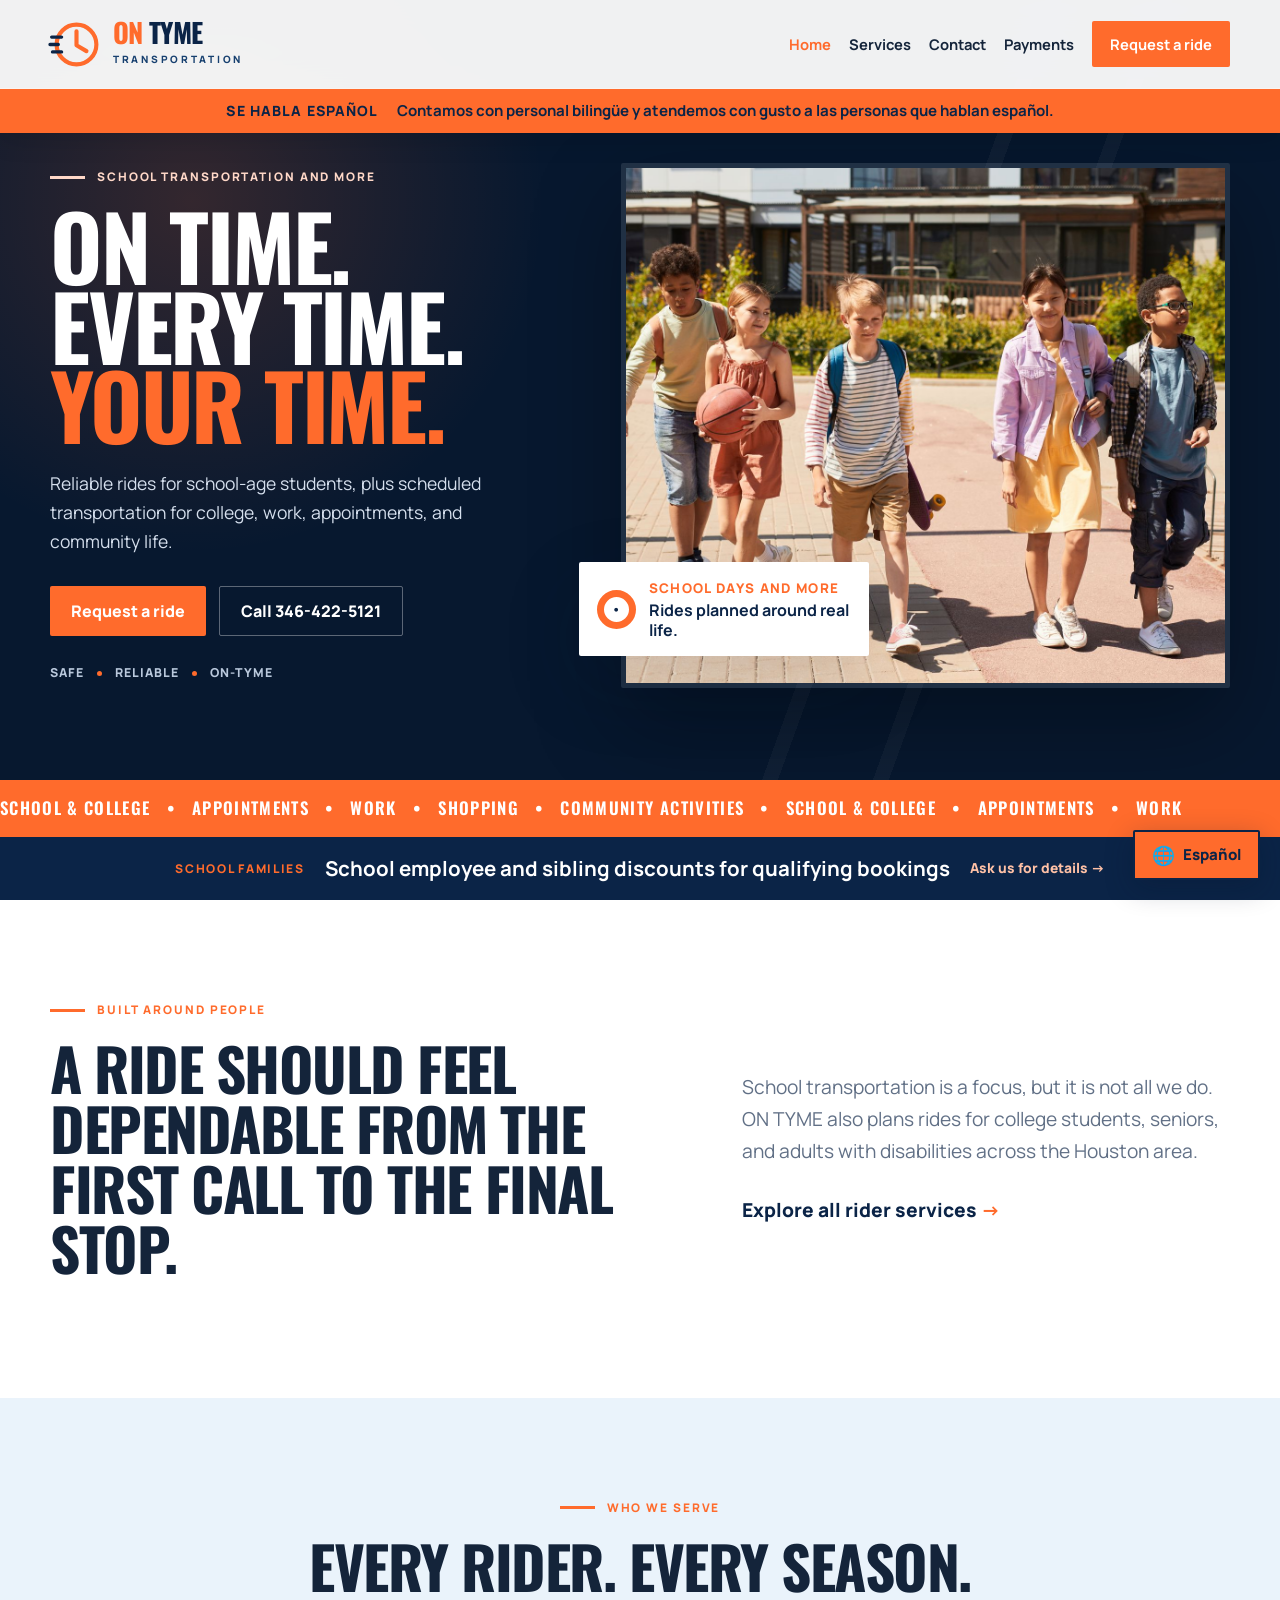
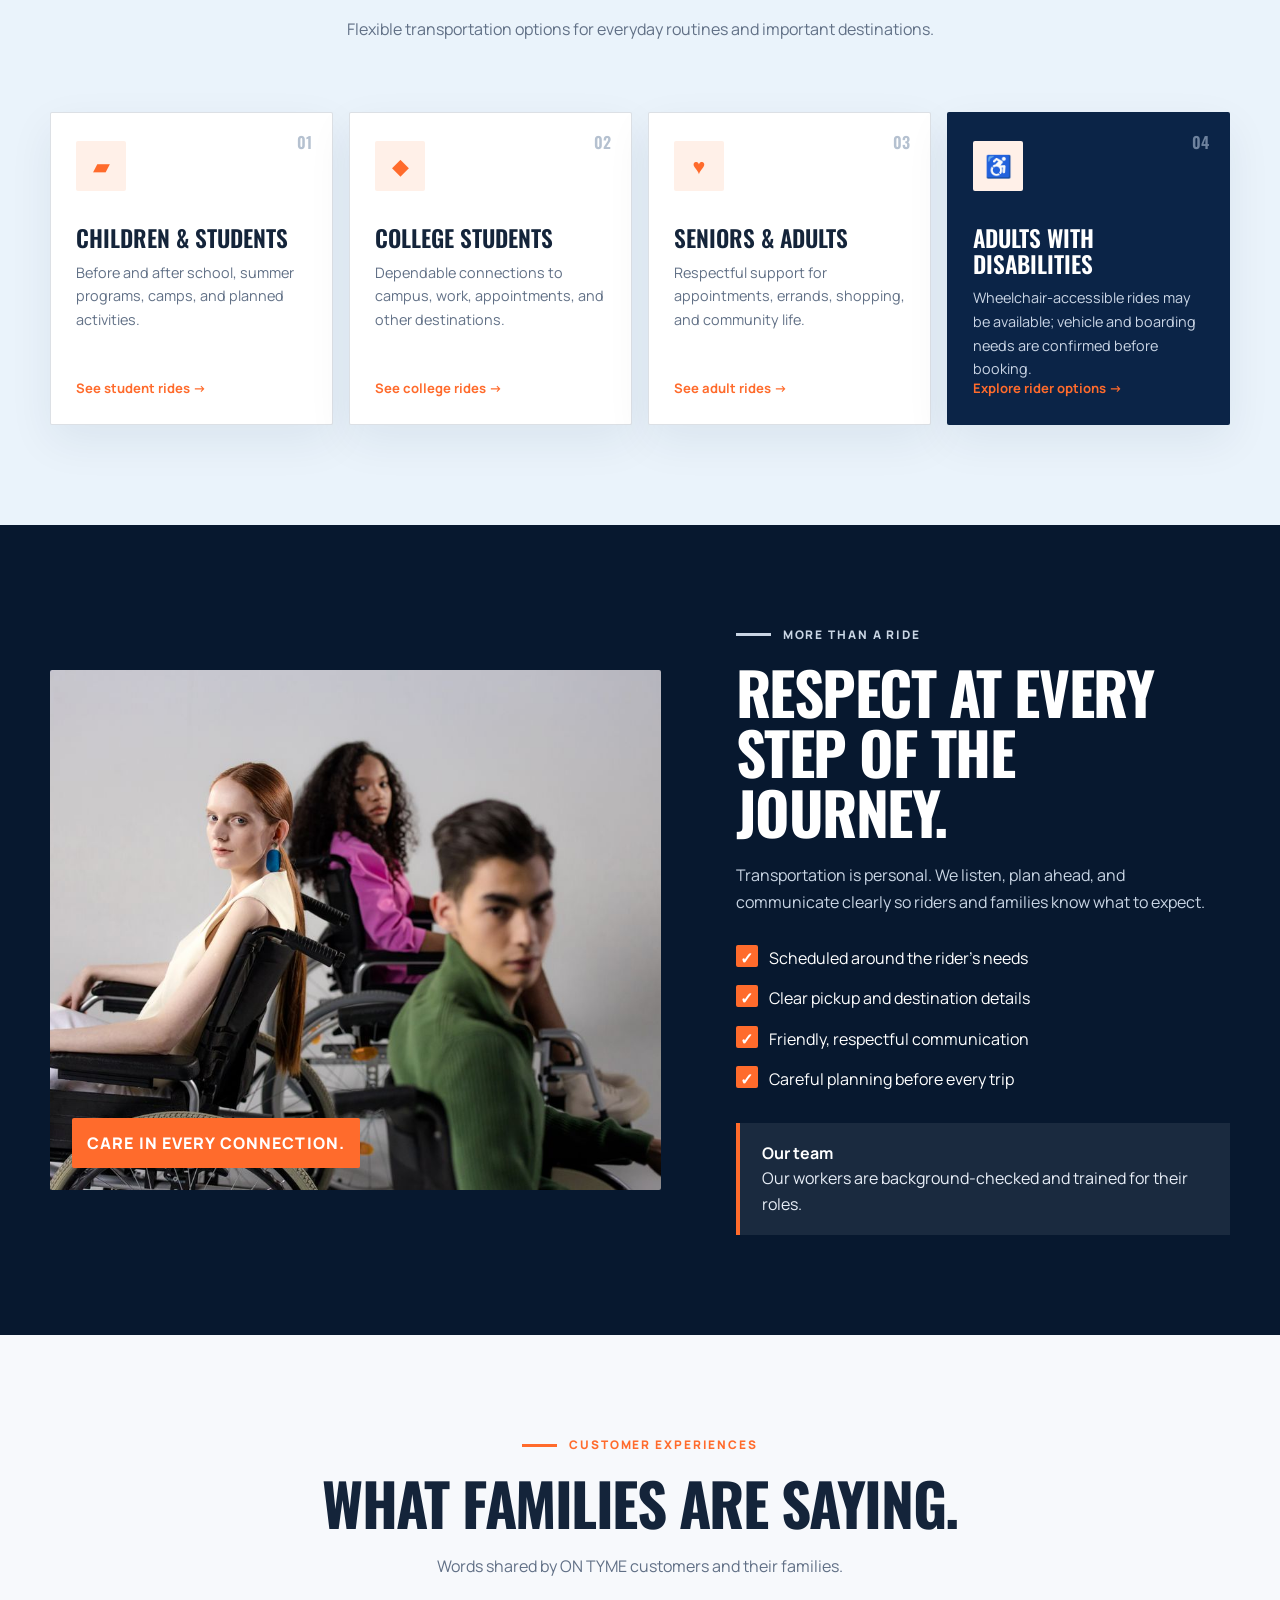
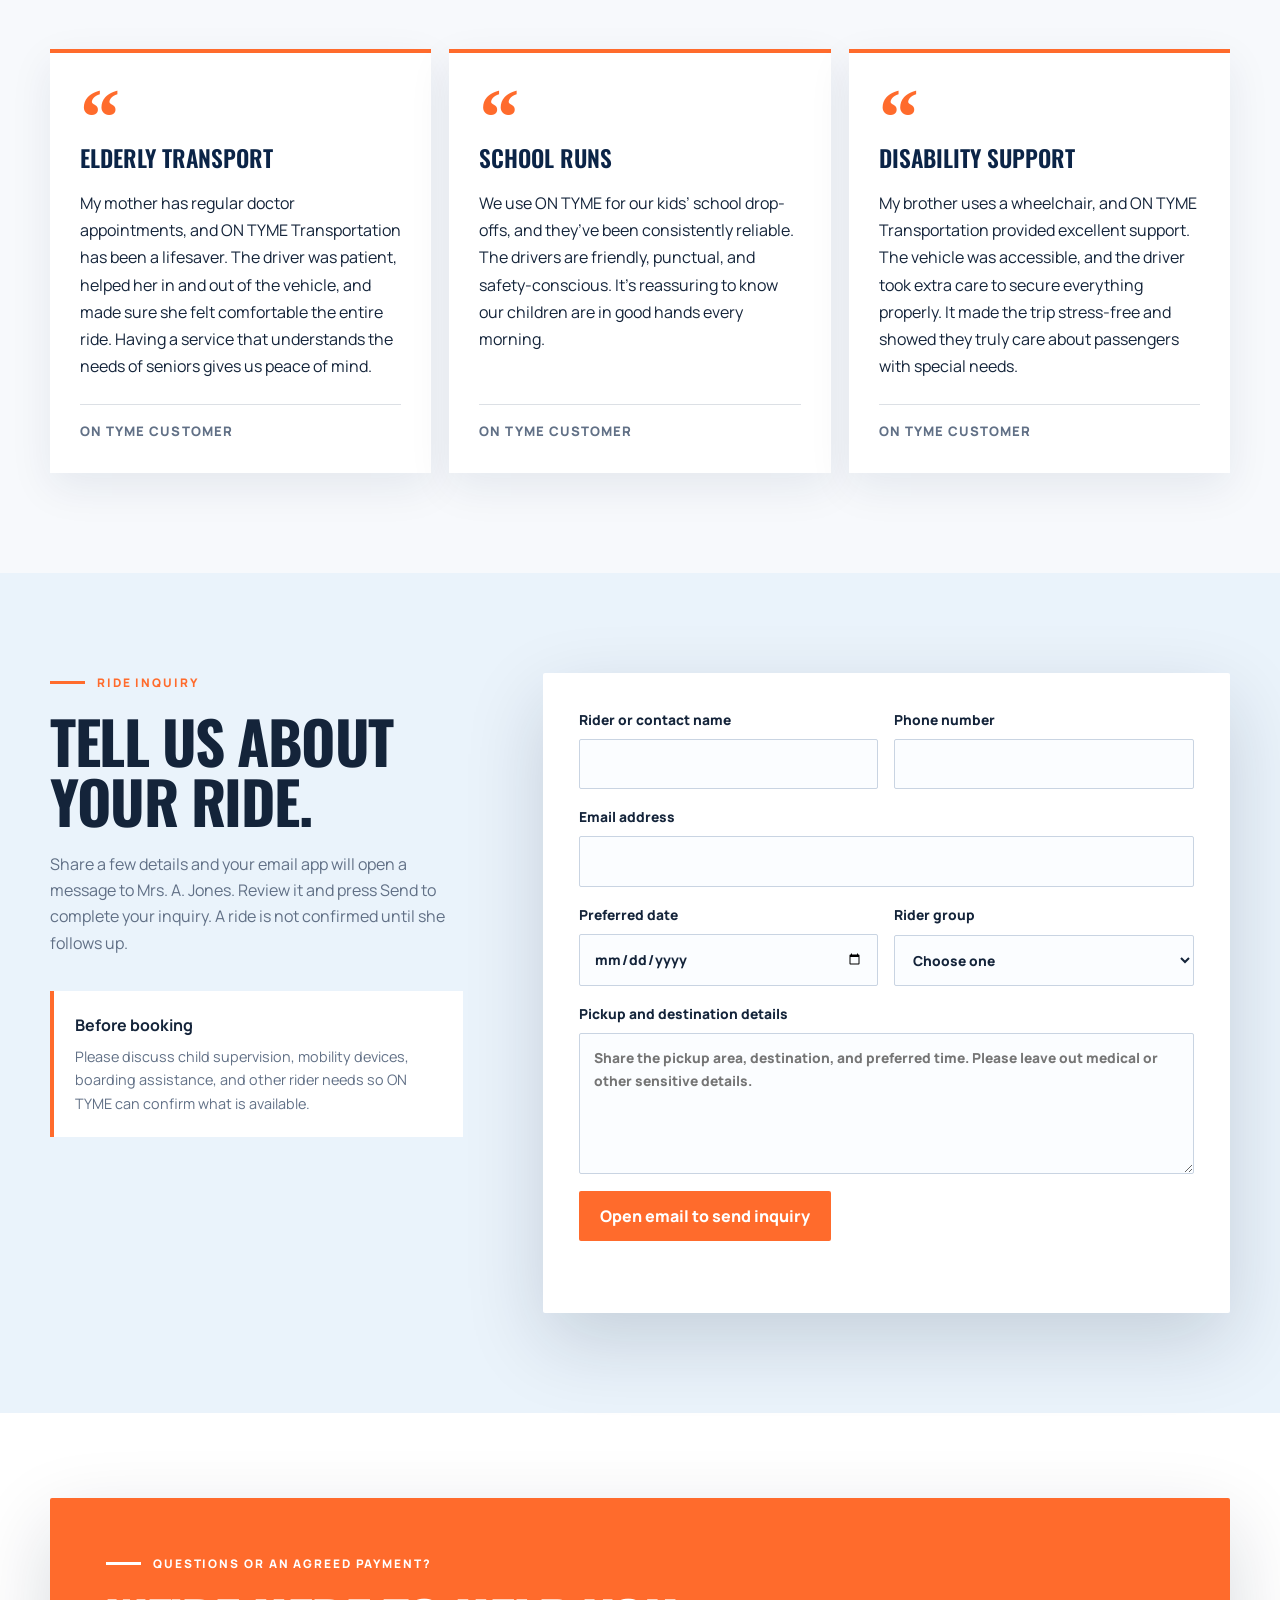
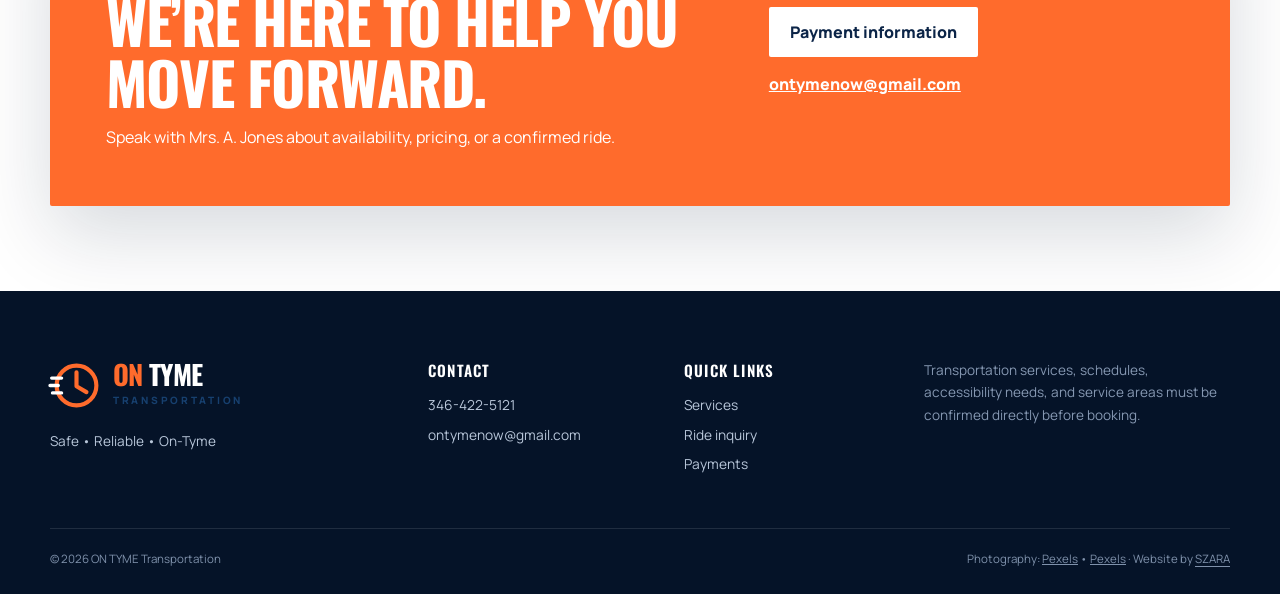
<file: index.html>
<!doctype html>
<html lang="en">
  <head>
    <meta charset="utf-8" />
    <meta name="viewport" content="width=device-width, initial-scale=1" />
    <meta name="description" content="ON TYME Transportation offers scheduled school rides and transportation for college students, seniors, and adults with disabilities in the Houston area." />
    <meta name="theme-color" content="#0b2447" />
    <title>ON TYME Transportation | Safe • Reliable • On-Tyme</title>
    <link rel="preconnect" href="https://fonts.googleapis.com" />
    <link rel="preconnect" href="https://fonts.gstatic.com" crossorigin />
    <link href="https://fonts.googleapis.com/css2?family=Manrope:wght@400;500;600;700;800&family=Oswald:wght@500;600;700&display=swap" rel="stylesheet" />
    <link rel="icon" type="image/svg+xml" href="data:image/svg+xml,%3Csvg xmlns='http://www.w3.org/2000/svg' viewBox='0 0 64 64'%3E%3Crect width='64' height='64' rx='15' fill='%230b2447'/%3E%3Ccircle cx='32' cy='32' r='19' fill='none' stroke='%23ff6b2c' stroke-width='5'/%3E%3Cpath d='M32 19v14l10 6' fill='none' stroke='white' stroke-width='5' stroke-linecap='round'/%3E%3C/svg%3E" />
    <link rel="stylesheet" href="assets/styles.css?v=20260922-1" />
    <script src="assets/site.js?v=20260922-1" defer></script>
  </head>
  <body>
    <a class="skip-link" href="#main">Skip to main content</a>
    <header class="site-header" data-header>
      <div class="shell header-inner">
        <a class="brand" href="index.html" aria-label="ON TYME Transportation home">
          <span class="brand-clock" aria-hidden="true"><svg viewBox="0 0 64 64"><circle cx="32" cy="32" r="24"/><path d="M32 16v17l12 7"/><path class="speed-line" d="M2 23h12M0 32h10M3 41h11"/></svg></span>
          <span class="brand-words"><strong><b>ON</b> TYME</strong><small>Transportation</small></span>
        </a>
        <button class="menu-button" type="button" aria-expanded="false" aria-controls="site-nav" data-menu-button><span></span><span></span><span></span><span class="sr-only">Open menu</span></button>
        <nav id="site-nav" class="site-nav" aria-label="Primary" data-menu>
          <a aria-current="page" href="index.html">Home</a>
          <a href="services.html">Services</a>
          <a href="contact.html">Contact</a>
          <a href="payment.html">Payments</a>
          <a class="nav-cta" href="#ride-inquiry">Request a ride</a>
        </nav>
      </div>
    </header>

    <main id="main">
      <section class="hero"><div class="spanish-notice" lang="es"><strong>Se habla español</strong><span>Contamos con personal bilingüe y atendemos con gusto a las personas que hablan español.</span></div>
        <div class="road-lines" aria-hidden="true"></div>
        <div class="shell hero-grid">
          <div class="hero-copy reveal">
            <p class="eyebrow">School transportation and more</p>
            <h1>On time.<br />Every time.<br /><em>Your time.</em></h1>
            <p class="hero-lead">Reliable rides for school-age students, plus scheduled transportation for college, work, appointments, and community life.</p>
            <div class="hero-actions">
              <a class="button button-orange" href="#ride-inquiry">Request a ride</a>
              <a class="button button-outline" href="tel:+13464225121">Call 346-422-5121</a>
            </div>
            <div class="trust-row" aria-label="Service qualities"><span>Safe</span><i></i><span>Reliable</span><i></i><span>On-Tyme</span></div>
          </div>
          <div class="hero-visual reveal" style="--delay:.12s">
            <figure class="hero-photo"><img src="assets/images/school-students.jpg?v=20260921" alt="A diverse group of school-age students walking together outdoors" width="1600" height="1067" /></figure>
            <div class="route-card"><span class="route-icon" aria-hidden="true">●</span><div><small>SCHOOL DAYS AND MORE</small><strong>Rides planned around real life.</strong></div></div>
          </div>
        </div>
        <div class="hero-ticker" aria-hidden="true"><div>School &amp; College&nbsp;&nbsp; • &nbsp;&nbsp;Appointments&nbsp;&nbsp; • &nbsp;&nbsp;Work&nbsp;&nbsp; • &nbsp;&nbsp;Shopping&nbsp;&nbsp; • &nbsp;&nbsp;Community Activities&nbsp;&nbsp; • &nbsp;&nbsp;School &amp; College&nbsp;&nbsp; • &nbsp;&nbsp;Appointments&nbsp;&nbsp; • &nbsp;&nbsp;Work</div></div>
      </section>

      <a class="school-discount-banner" href="services.html#school"><span>School families</span><strong>School employee and sibling discounts for qualifying bookings</strong><span>Ask us for details →</span></a>

      <section class="section intro-section">
        <div class="shell intro-grid">
          <div class="section-heading reveal"><p class="eyebrow eyebrow-orange">Built around people</p><h2>A ride should feel dependable from the first call to the final stop.</h2></div>
          <div class="intro-copy reveal" style="--delay:.08s"><p>School transportation is a focus, but it is not all we do. ON TYME also plans rides for college students, seniors, and adults with disabilities across the Houston area.</p><a class="text-link" href="services.html">Explore all rider services <span aria-hidden="true">→</span></a></div>
        </div>
      </section>

      <section class="section riders-section">
        <div class="shell">
          <div class="section-heading centered reveal"><p class="eyebrow eyebrow-orange">Who we serve</p><h2>Every rider. Every season.</h2><p>Flexible transportation options for everyday routines and important destinations.</p></div>
          <div class="rider-grid">
            <a class="rider-card reveal" href="services.html#school"><span class="number">01</span><span class="rider-icon" aria-hidden="true">▰</span><h3>Children &amp; students</h3><p>Before and after school, summer programs, camps, and planned activities.</p><strong>See student rides →</strong></a>
            <a class="rider-card reveal" style="--delay:.06s" href="services.html#college"><span class="number">02</span><span class="rider-icon" aria-hidden="true">◆</span><h3>College students</h3><p>Dependable connections to campus, work, appointments, and other destinations.</p><strong>See college rides →</strong></a>
            <a class="rider-card reveal" style="--delay:.12s" href="services.html#senior-disability"><span class="number">03</span><span class="rider-icon" aria-hidden="true">♥</span><h3>Seniors &amp; adults</h3><p>Respectful support for appointments, errands, shopping, and community life.</p><strong>See adult rides →</strong></a>
            <a class="rider-card dark reveal" style="--delay:.18s" href="services.html#senior-disability"><span class="number">04</span><span class="rider-icon" aria-hidden="true">♿</span><h3>Adults with disabilities</h3><p>Wheelchair-accessible rides may be available; vehicle and boarding needs are confirmed before booking.</p><strong>Explore rider options →</strong></a>
          </div>
        </div>
      </section>

      <section class="section feature-section">
        <div class="shell feature-grid">
          <figure class="feature-photo reveal"><img src="assets/images/diverse-wheelchair-group.jpg?v=20260918-2" alt="A racially diverse group of adults who use wheelchairs gathered together" width="1125" height="750" /><figcaption>Care in every connection.</figcaption></figure>
          <div class="feature-copy reveal" style="--delay:.1s"><p class="eyebrow eyebrow-orange">More than a ride</p><h2>Respect at every step of the journey.</h2><p>Transportation is personal. We listen, plan ahead, and communicate clearly so riders and families know what to expect.</p><ul class="check-list"><li>Scheduled around the rider’s needs</li><li>Clear pickup and destination details</li><li>Friendly, respectful communication</li><li>Careful planning before every trip</li></ul><p class="team-assurance"><strong>Our team</strong><br />Our workers are background-checked and trained for their roles.</p></div>
        </div>
      </section>

      <section class="section reviews-section" aria-labelledby="reviews-title">
        <div class="shell">
          <div class="section-heading centered reveal"><p class="eyebrow eyebrow-orange">Customer experiences</p><h2 id="reviews-title">What families are saying.</h2><p>Words shared by ON TYME customers and their families.</p></div>
          <div class="review-grid">
            <figure class="review-card reveal">
              <span class="review-mark" aria-hidden="true">“</span>
              <h3>Elderly transport</h3>
              <blockquote><p>My mother has regular doctor appointments, and ON TYME Transportation has been a lifesaver. The driver was patient, helped her in and out of the vehicle, and made sure she felt comfortable the entire ride. Having a service that understands the needs of seniors gives us peace of mind.</p></blockquote>
              <figcaption>ON TYME customer</figcaption>
            </figure>
            <figure class="review-card reveal" style="--delay:.06s">
              <span class="review-mark" aria-hidden="true">“</span>
              <h3>School runs</h3>
              <blockquote><p>We use ON TYME for our kids’ school drop-offs, and they’ve been consistently reliable. The drivers are friendly, punctual, and safety-conscious. It’s reassuring to know our children are in good hands every morning.</p></blockquote>
              <figcaption>ON TYME customer</figcaption>
            </figure>
            <figure class="review-card reveal" style="--delay:.12s">
              <span class="review-mark" aria-hidden="true">“</span>
              <h3>Disability support</h3>
              <blockquote><p>My brother uses a wheelchair, and ON TYME Transportation provided excellent support. The vehicle was accessible, and the driver took extra care to secure everything properly. It made the trip stress-free and showed they truly care about passengers with special needs.</p></blockquote>
              <figcaption>ON TYME customer</figcaption>
            </figure>
          </div>
        </div>
      </section>

      <section class="section inquiry-section" id="ride-inquiry">
        <div class="shell inquiry-grid">
          <div class="form-intro reveal">
            <p class="eyebrow eyebrow-orange">Ride inquiry</p>
            <h2>Tell us about your ride.</h2>
            <p>Share a few details and your email app will open a message to Mrs. A. Jones. Review it and press Send to complete your inquiry. A ride is not confirmed until she follows up.</p>
            <div class="info-callout"><strong>Before booking</strong><p>Please discuss child supervision, mobility devices, boarding assistance, and other rider needs so ON TYME can confirm what is available.</p></div>
          </div>
          <form class="ride-form reveal" style="--delay:.08s" data-ride-form>
            <div class="field-row"><label>Rider or contact name<input name="name" autocomplete="name" required /></label><label>Phone number<input name="phone" type="tel" autocomplete="tel" required /></label></div>
            <label>Email address<input name="email" type="email" autocomplete="email" /></label>
            <div class="field-row"><label>Preferred date<input name="date" type="date" /></label><label>Rider group<select name="group"><option value="">Choose one</option><option>Child / school-age rider</option><option>College student</option><option>Senior</option><option>Individual with a disability</option><option>Other adult rider</option></select></label></div>
            <label>Pickup and destination details<textarea name="details" rows="5" required placeholder="Share the pickup area, destination, and preferred time. Please leave out medical or other sensitive details."></textarea></label>
            <button class="button button-orange" type="submit">Open email to send inquiry</button>
            <p class="form-status" data-form-status aria-live="polite"></p>
          </form>
        </div>
      </section>

      <section class="cta-section">
        <div class="shell cta-card reveal"><div><p class="eyebrow">Questions or an agreed payment?</p><h2>We’re here to help you move forward.</h2><p>Speak with Mrs. A. Jones about availability, pricing, or a confirmed ride.</p></div><div class="cta-actions"><a class="button button-white" href="payment.html">Payment information</a><a href="mailto:ontymenow@gmail.com">ontymenow@gmail.com</a></div></div>
      </section>
    </main>

    <footer class="site-footer">
      <div class="shell footer-grid">
        <div><a class="brand brand-footer" href="index.html"><span class="brand-clock" aria-hidden="true"><svg viewBox="0 0 64 64"><circle cx="32" cy="32" r="24"/><path d="M32 16v17l12 7"/><path class="speed-line" d="M2 23h12M0 32h10M3 41h11"/></svg></span><span class="brand-words"><strong><b>ON</b> TYME</strong><small>Transportation</small></span></a><p>Safe • Reliable • On-Tyme</p></div>
        <div><h3>Contact</h3><a href="tel:+13464225121">346-422-5121</a><a href="mailto:ontymenow@gmail.com">ontymenow@gmail.com</a></div>
        <div><h3>Quick links</h3><a href="services.html">Services</a><a href="#ride-inquiry">Ride inquiry</a><a href="payment.html">Payments</a></div>
        <p class="footer-note">Transportation services, schedules, accessibility needs, and service areas must be confirmed directly before booking.</p>
      </div>
      <div class="shell footer-bottom"><span>© <span data-year></span> ON TYME Transportation</span><span>Photography: <a href="https://www.pexels.com/photo/young-girls-bnd-boys-walking-together-8457625/">Pexels</a> • <a href="https://www.pexels.com/photo/people-sitting-on-wheelchairs-8543051/">Pexels</a> · Website by <a href="https://withszara.com/" style="color:inherit;text-decoration:underline;text-underline-offset:3px">SZARA</a></span></div>
    </footer>
  </body>
</html>
</file>
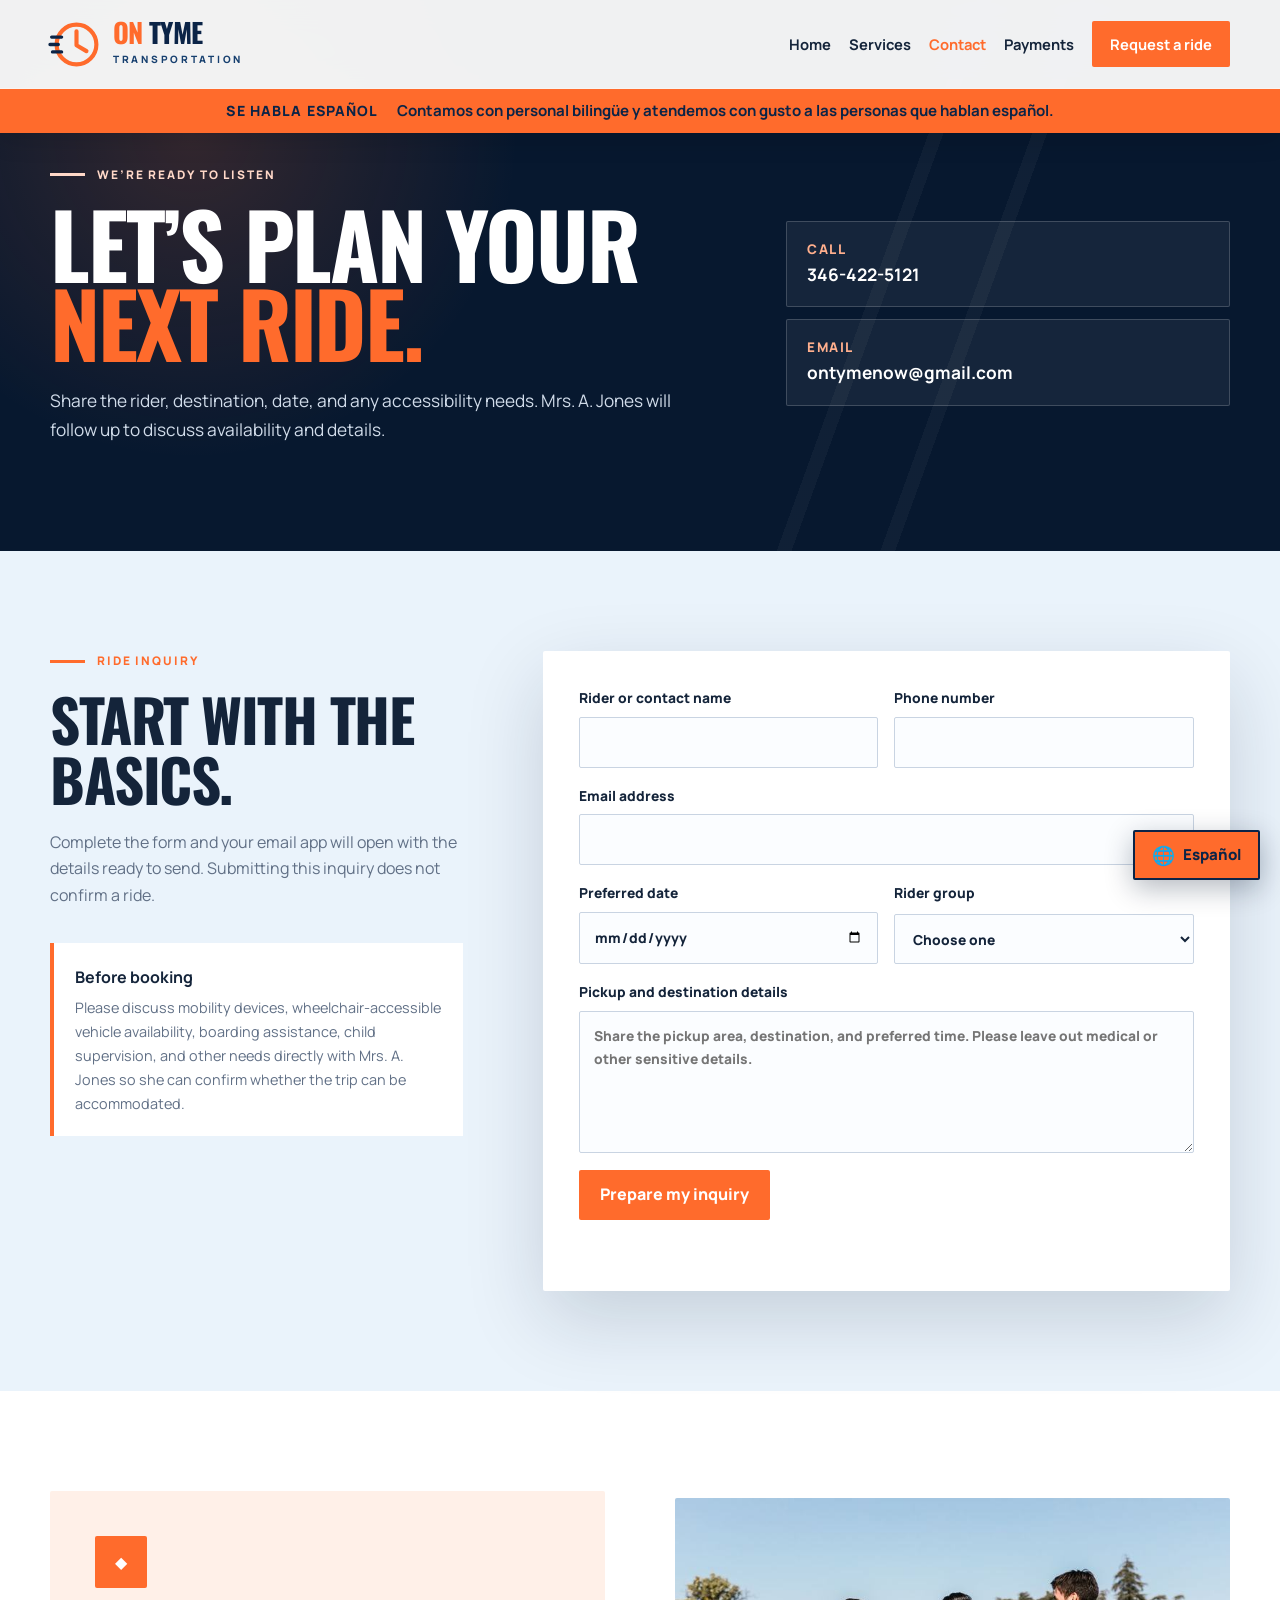
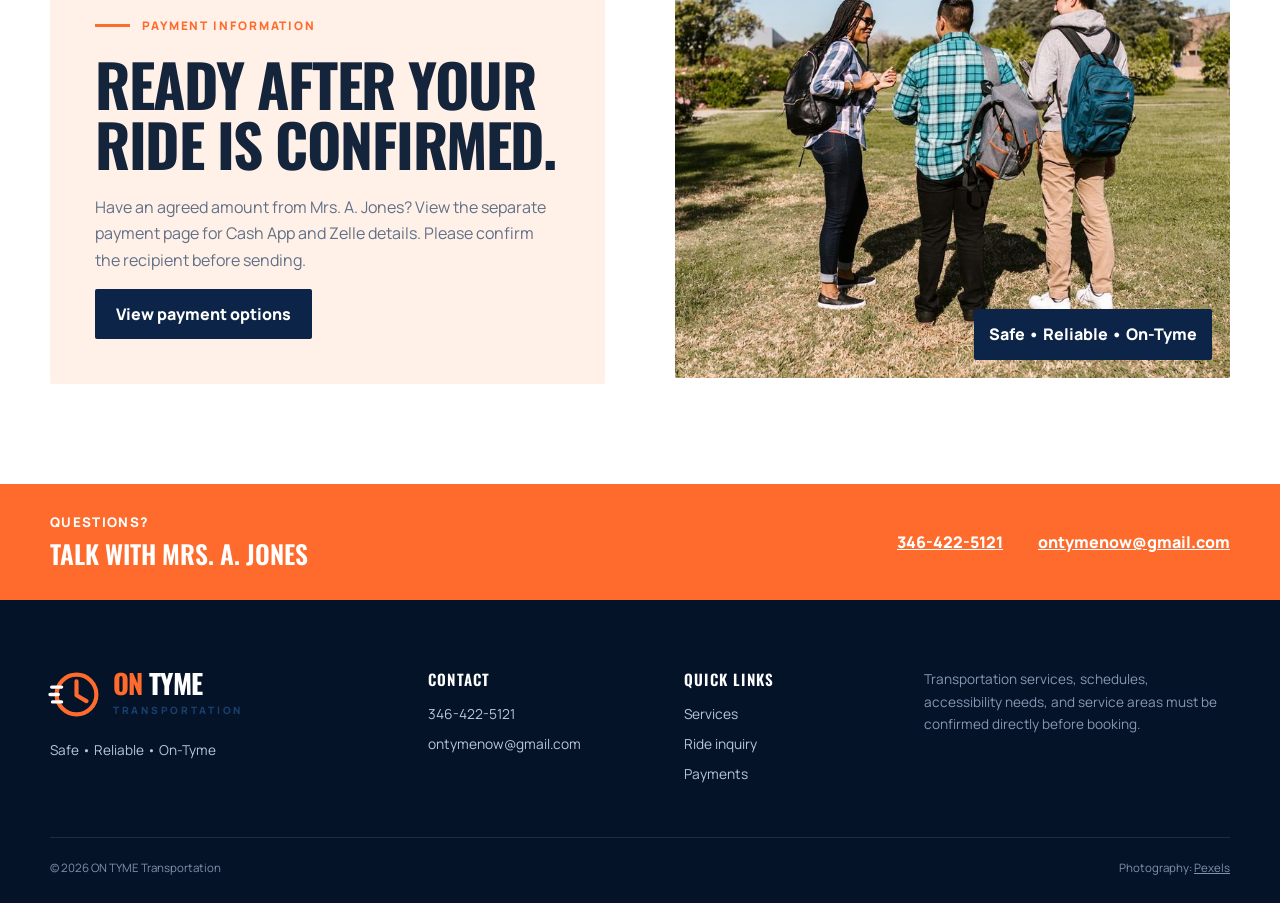
<file: contact.html>
<!doctype html>
<html lang="en">
  <head>
    <meta charset="utf-8" />
    <meta name="viewport" content="width=device-width, initial-scale=1" />
    <meta name="description" content="Contact ON TYME Transportation to discuss a ride, rider needs, scheduling, and payment." />
    <meta name="theme-color" content="#0b2447" />
    <title>Contact &amp; Ride Inquiry | ON TYME Transportation</title>
    <link rel="preconnect" href="https://fonts.googleapis.com" /><link rel="preconnect" href="https://fonts.gstatic.com" crossorigin /><link href="https://fonts.googleapis.com/css2?family=Manrope:wght@400;500;600;700;800&family=Oswald:wght@500;600;700&display=swap" rel="stylesheet" />
    <link rel="icon" type="image/svg+xml" href="data:image/svg+xml,%3Csvg xmlns='http://www.w3.org/2000/svg' viewBox='0 0 64 64'%3E%3Crect width='64' height='64' rx='15' fill='%230b2447'/%3E%3Ccircle cx='32' cy='32' r='19' fill='none' stroke='%23ff6b2c' stroke-width='5'/%3E%3Cpath d='M32 19v14l10 6' fill='none' stroke='white' stroke-width='5' stroke-linecap='round'/%3E%3C/svg%3E" />
    <link rel="stylesheet" href="assets/styles.css?v=20260922-1" /><script src="assets/site.js?v=20260922-1" defer></script>
  </head>
  <body>
    <a class="skip-link" href="#main">Skip to main content</a>
    <header class="site-header" data-header><div class="shell header-inner"><a class="brand" href="index.html" aria-label="ON TYME Transportation home"><span class="brand-clock" aria-hidden="true"><svg viewBox="0 0 64 64"><circle cx="32" cy="32" r="24"/><path d="M32 16v17l12 7"/><path class="speed-line" d="M2 23h12M0 32h10M3 41h11"/></svg></span><span class="brand-words"><strong><b>ON</b> TYME</strong><small>Transportation</small></span></a><button class="menu-button" type="button" aria-expanded="false" aria-controls="site-nav" data-menu-button><span></span><span></span><span></span><span class="sr-only">Open menu</span></button><nav id="site-nav" class="site-nav" aria-label="Primary" data-menu><a href="index.html">Home</a><a href="services.html">Services</a><a aria-current="page" href="contact.html">Contact</a><a href="payment.html">Payments</a><a class="nav-cta" href="index.html#ride-inquiry">Request a ride</a></nav></div></header>
    <main id="main">
      <section class="page-hero contact-hero"><div class="spanish-notice" lang="es"><strong>Se habla español</strong><span>Contamos con personal bilingüe y atendemos con gusto a las personas que hablan español.</span></div><div class="road-lines" aria-hidden="true"></div><div class="shell page-hero-grid"><div class="reveal"><p class="eyebrow">We’re ready to listen</p><h1>Let’s plan your <em>next ride.</em></h1><p>Share the rider, destination, date, and any accessibility needs. Mrs. A. Jones will follow up to discuss availability and details.</p></div><div class="contact-direct reveal" style="--delay:.1s"><a href="tel:+13464225121"><small>Call</small><strong>346-422-5121</strong></a><a href="mailto:ontymenow@gmail.com"><small>Email</small><strong>ontymenow@gmail.com</strong></a></div></div></section>

      <section class="section inquiry-section" id="ride-inquiry"><div class="shell inquiry-grid"><div class="form-intro reveal"><p class="eyebrow eyebrow-orange">Ride inquiry</p><h2>Start with the basics.</h2><p>Complete the form and your email app will open with the details ready to send. Submitting this inquiry does not confirm a ride.</p><div class="info-callout"><strong>Before booking</strong><p>Please discuss mobility devices, wheelchair-accessible vehicle availability, boarding assistance, child supervision, and other needs directly with Mrs. A. Jones so she can confirm whether the trip can be accommodated.</p></div></div><form class="ride-form reveal" style="--delay:.08s" data-ride-form><div class="field-row"><label>Rider or contact name<input name="name" autocomplete="name" required /></label><label>Phone number<input name="phone" type="tel" autocomplete="tel" required /></label></div><label>Email address<input name="email" type="email" autocomplete="email" /></label><div class="field-row"><label>Preferred date<input name="date" type="date" /></label><label>Rider group<select name="group"><option value="">Choose one</option><option>Child / school-age rider</option><option>College student</option><option>Senior</option><option>Individual with a disability</option><option>Other adult rider</option></select></label></div><label>Pickup and destination details<textarea name="details" rows="5" required placeholder="Share the pickup area, destination, and preferred time. Please leave out medical or other sensitive details."></textarea></label><button class="button button-orange" type="submit">Prepare my inquiry</button><p class="form-status" data-form-status aria-live="polite"></p></form></div></section>

      <section class="payment-section" id="payment"><div class="shell payment-grid"><div class="payment-card reveal"><span class="lock" aria-hidden="true">◆</span><p class="eyebrow eyebrow-orange">Payment information</p><h2>Ready after your ride is confirmed.</h2><p>Have an agreed amount from Mrs. A. Jones? View the separate payment page for Cash App and Zelle details. Please confirm the recipient before sending.</p><a class="button button-navy" href="payment.html">View payment options</a></div><figure class="payment-photo reveal" style="--delay:.08s"><img src="assets/images/college-students-diverse.jpg?v=20260921" alt="A diverse group of college students walking together with backpacks" width="1000" height="667" loading="lazy" /><figcaption>Safe • Reliable • On-Tyme</figcaption></figure></div></section>

      <section class="contact-strip"><div class="shell"><div><small>Questions?</small><strong>Talk with Mrs. A. Jones</strong></div><a href="tel:+13464225121">346-422-5121</a><a href="mailto:ontymenow@gmail.com">ontymenow@gmail.com</a></div></section>
    </main>
    <footer class="site-footer"><div class="shell footer-grid"><div><a class="brand brand-footer" href="index.html"><span class="brand-clock" aria-hidden="true"><svg viewBox="0 0 64 64"><circle cx="32" cy="32" r="24"/><path d="M32 16v17l12 7"/><path class="speed-line" d="M2 23h12M0 32h10M3 41h11"/></svg></span><span class="brand-words"><strong><b>ON</b> TYME</strong><small>Transportation</small></span></a><p>Safe • Reliable • On-Tyme</p></div><div><h3>Contact</h3><a href="tel:+13464225121">346-422-5121</a><a href="mailto:ontymenow@gmail.com">ontymenow@gmail.com</a></div><div><h3>Quick links</h3><a href="services.html">Services</a><a href="index.html#ride-inquiry">Ride inquiry</a><a href="payment.html">Payments</a></div><p class="footer-note">Transportation services, schedules, accessibility needs, and service areas must be confirmed directly before booking.</p></div><div class="shell footer-bottom"><span>© <span data-year></span> ON TYME Transportation</span><span>Photography: <a href="https://www.pexels.com/photo/people-carrying-backpacks-7683617/">Pexels</a></span></div></footer>
  </body>
</html>
</file>
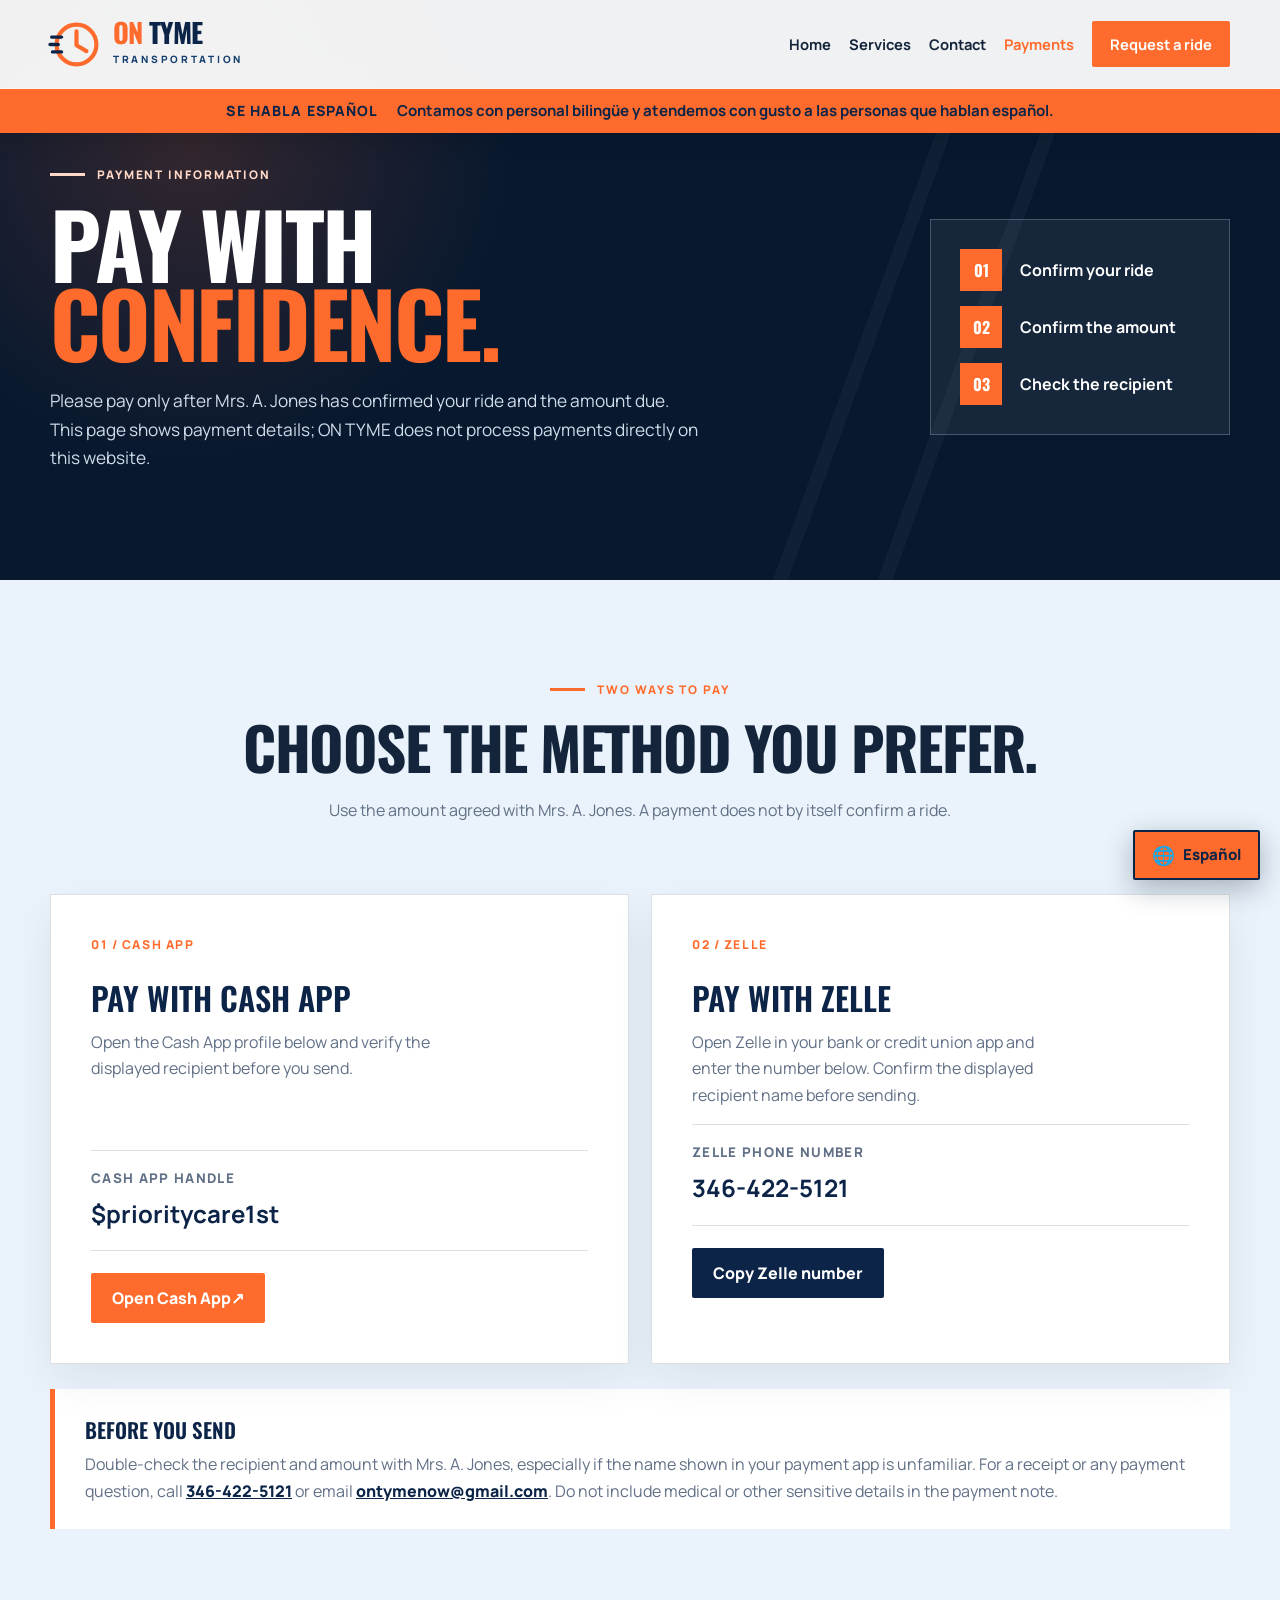
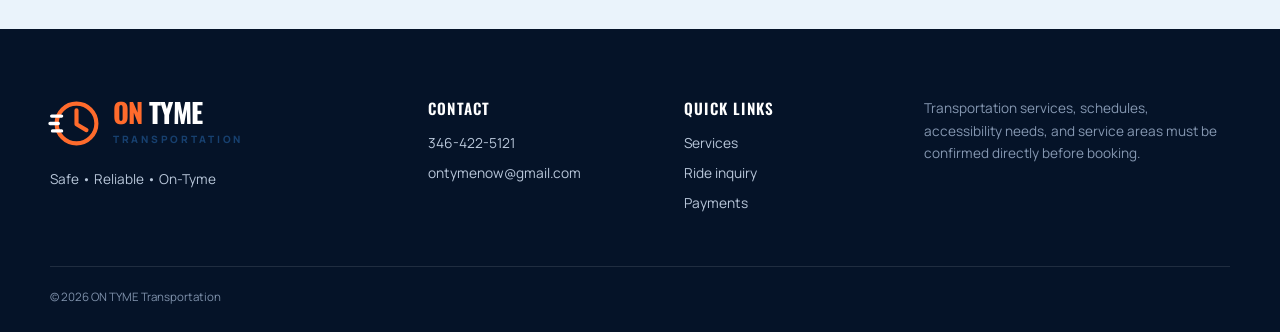
<file: payment.html>
<!doctype html>
<html lang="en">
  <head>
    <meta charset="utf-8" />
    <meta name="viewport" content="width=device-width, initial-scale=1" />
    <meta name="description" content="Payment information for confirmed ON TYME Transportation rides. View Cash App and Zelle details and verify the recipient before sending." />
    <meta name="theme-color" content="#0b2447" />
    <title>Payments | ON TYME Transportation</title>
    <link rel="preconnect" href="https://fonts.googleapis.com" /><link rel="preconnect" href="https://fonts.gstatic.com" crossorigin /><link href="https://fonts.googleapis.com/css2?family=Manrope:wght@400;500;600;700;800&family=Oswald:wght@500;600;700&display=swap" rel="stylesheet" />
    <link rel="icon" type="image/svg+xml" href="data:image/svg+xml,%3Csvg xmlns='http://www.w3.org/2000/svg' viewBox='0 0 64 64'%3E%3Crect width='64' height='64' rx='15' fill='%230b2447'/%3E%3Ccircle cx='32' cy='32' r='19' fill='none' stroke='%23ff6b2c' stroke-width='5'/%3E%3Cpath d='M32 19v14l10 6' fill='none' stroke='white' stroke-width='5' stroke-linecap='round'/%3E%3C/svg%3E" />
    <link rel="stylesheet" href="assets/styles.css?v=20260922-1" /><script src="assets/site.js?v=20260922-1" defer></script>
  </head>
  <body>
    <a class="skip-link" href="#main">Skip to main content</a>
    <header class="site-header" data-header><div class="shell header-inner"><a class="brand" href="index.html" aria-label="ON TYME Transportation home"><span class="brand-clock" aria-hidden="true"><svg viewBox="0 0 64 64"><circle cx="32" cy="32" r="24"/><path d="M32 16v17l12 7"/><path class="speed-line" d="M2 23h12M0 32h10M3 41h11"/></svg></span><span class="brand-words"><strong><b>ON</b> TYME</strong><small>Transportation</small></span></a><button class="menu-button" type="button" aria-expanded="false" aria-controls="site-nav" data-menu-button><span></span><span></span><span></span><span class="sr-only">Open menu</span></button><nav id="site-nav" class="site-nav" aria-label="Primary" data-menu><a href="index.html">Home</a><a href="services.html">Services</a><a href="contact.html">Contact</a><a aria-current="page" href="payment.html">Payments</a><a class="nav-cta" href="index.html#ride-inquiry">Request a ride</a></nav></div></header>
    <main id="main">
      <section class="page-hero payment-page-hero"><div class="spanish-notice" lang="es"><strong>Se habla español</strong><span>Contamos con personal bilingüe y atendemos con gusto a las personas que hablan español.</span></div><div class="road-lines" aria-hidden="true"></div><div class="shell page-hero-grid"><div class="reveal"><p class="eyebrow">Payment information</p><h1>Pay with<br /><em>confidence.</em></h1><p>Please pay only after Mrs. A. Jones has confirmed your ride and the amount due. This page shows payment details; ON TYME does not process payments directly on this website.</p></div><div class="payment-hero-note reveal" style="--delay:.1s"><span>01</span><strong>Confirm your ride</strong><span>02</span><strong>Confirm the amount</strong><span>03</span><strong>Check the recipient</strong></div></div></section>

      <section class="section pay-methods" id="methods"><div class="shell"><div class="section-heading centered reveal"><p class="eyebrow eyebrow-orange">Two ways to pay</p><h2>Choose the method you prefer.</h2><p>Use the amount agreed with Mrs. A. Jones. A payment does not by itself confirm a ride.</p></div><div class="pay-grid">
        <article class="pay-method reveal"><span class="pay-method-number">01 / CASH APP</span><h3>Pay with Cash App</h3><p>Open the Cash App profile below and verify the displayed recipient before you send.</p><div class="pay-detail"><small>Cash App handle</small><strong>$prioritycare1st</strong></div><a class="button button-orange" href="https://cash.app/$prioritycare1st" target="_blank" rel="noopener noreferrer">Open Cash App <span aria-hidden="true">↗</span></a></article>
        <article class="pay-method reveal" style="--delay:.08s"><span class="pay-method-number">02 / ZELLE</span><h3>Pay with Zelle</h3><p>Open Zelle in your bank or credit union app and enter the number below. Confirm the displayed recipient name before sending.</p><div class="pay-detail"><small>Zelle phone number</small><strong>346-422-5121</strong></div><button class="button button-navy" type="button" data-copy="346-422-5121">Copy Zelle number</button><p class="copy-status" data-copy-status aria-live="polite"></p></article>
      </div><div class="pay-safety reveal"><strong>Before you send</strong><p>Double-check the recipient and amount with Mrs. A. Jones, especially if the name shown in your payment app is unfamiliar. For a receipt or any payment question, call <a href="tel:+13464225121">346-422-5121</a> or email <a href="mailto:ontymenow@gmail.com">ontymenow@gmail.com</a>. Do not include medical or other sensitive details in the payment note.</p></div></div></section>
    </main>
    <footer class="site-footer"><div class="shell footer-grid"><div><a class="brand brand-footer" href="index.html"><span class="brand-clock" aria-hidden="true"><svg viewBox="0 0 64 64"><circle cx="32" cy="32" r="24"/><path d="M32 16v17l12 7"/><path class="speed-line" d="M2 23h12M0 32h10M3 41h11"/></svg></span><span class="brand-words"><strong><b>ON</b> TYME</strong><small>Transportation</small></span></a><p>Safe • Reliable • On-Tyme</p></div><div><h3>Contact</h3><a href="tel:+13464225121">346-422-5121</a><a href="mailto:ontymenow@gmail.com">ontymenow@gmail.com</a></div><div><h3>Quick links</h3><a href="services.html">Services</a><a href="index.html#ride-inquiry">Ride inquiry</a><a href="payment.html">Payments</a></div><p class="footer-note">Transportation services, schedules, accessibility needs, and service areas must be confirmed directly before booking.</p></div><div class="shell footer-bottom"><span>© <span data-year></span> ON TYME Transportation</span></div></footer>
  </body>
</html>
</file>
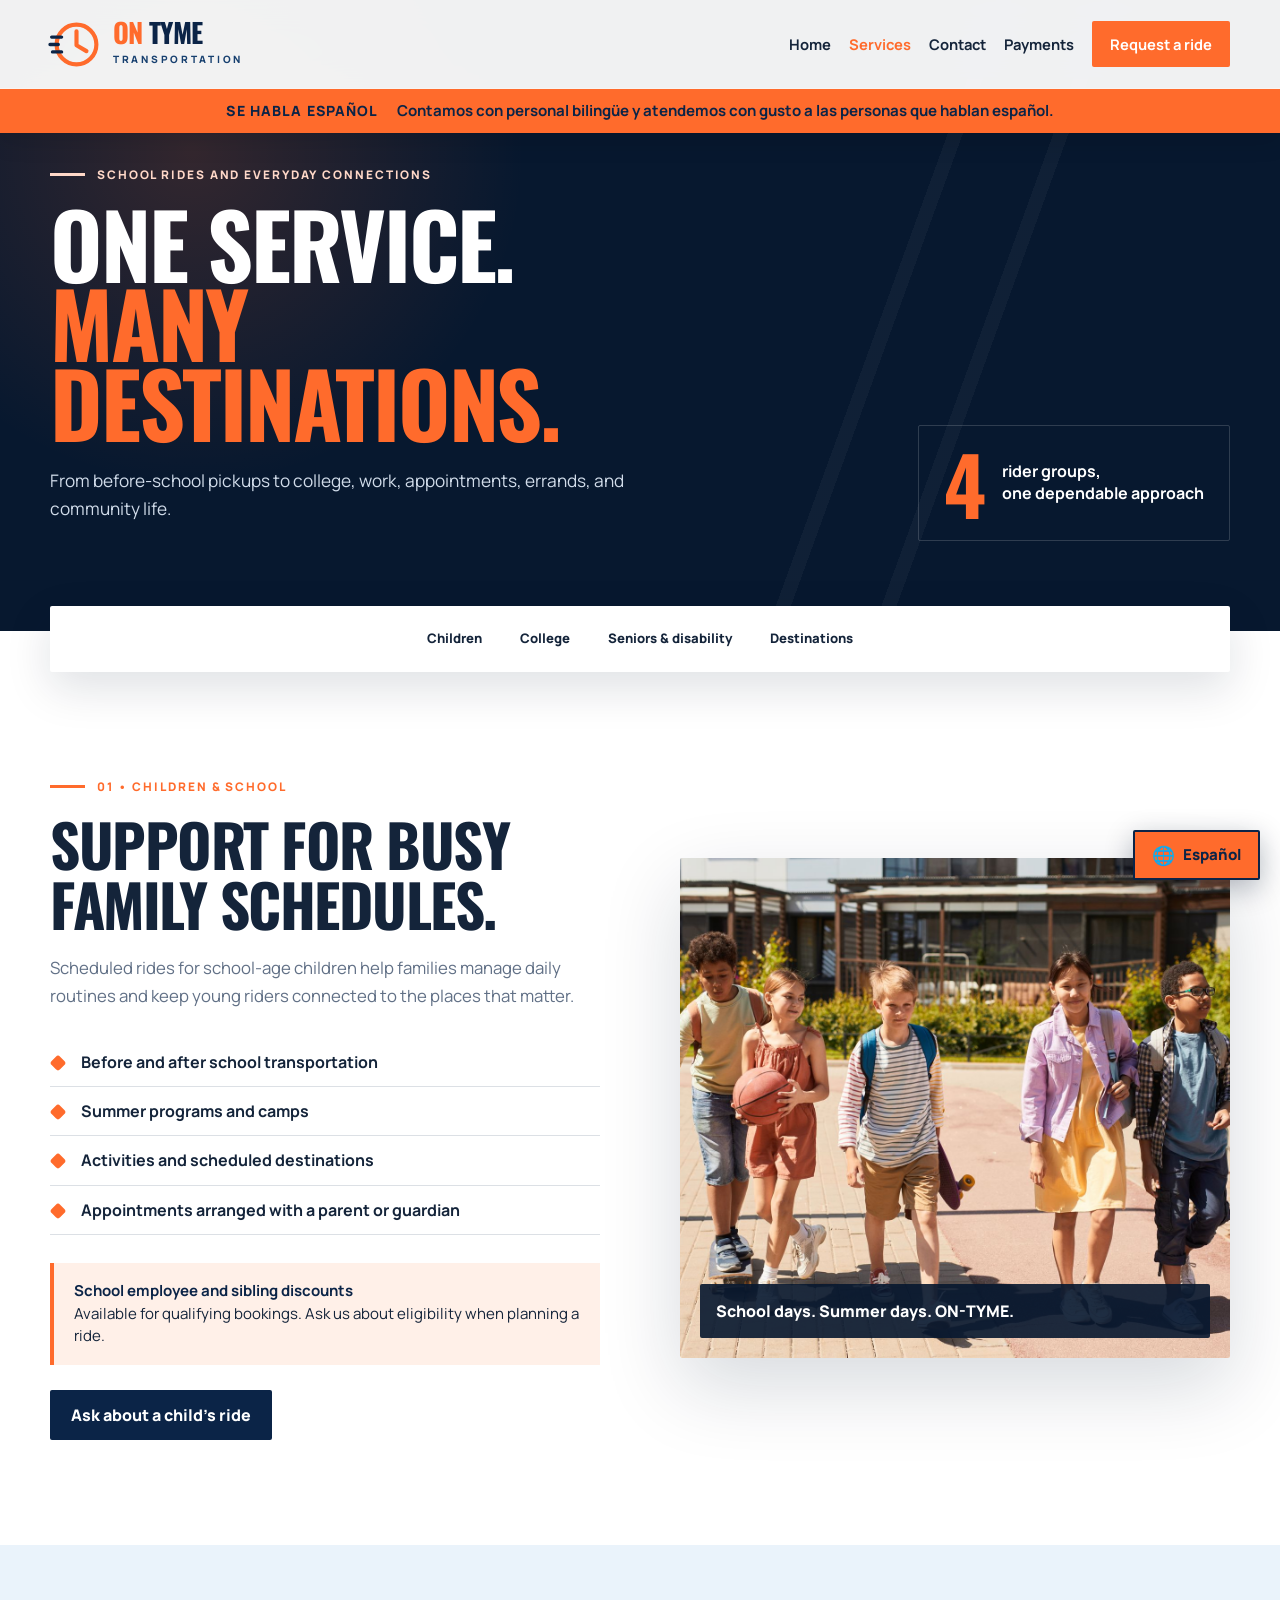
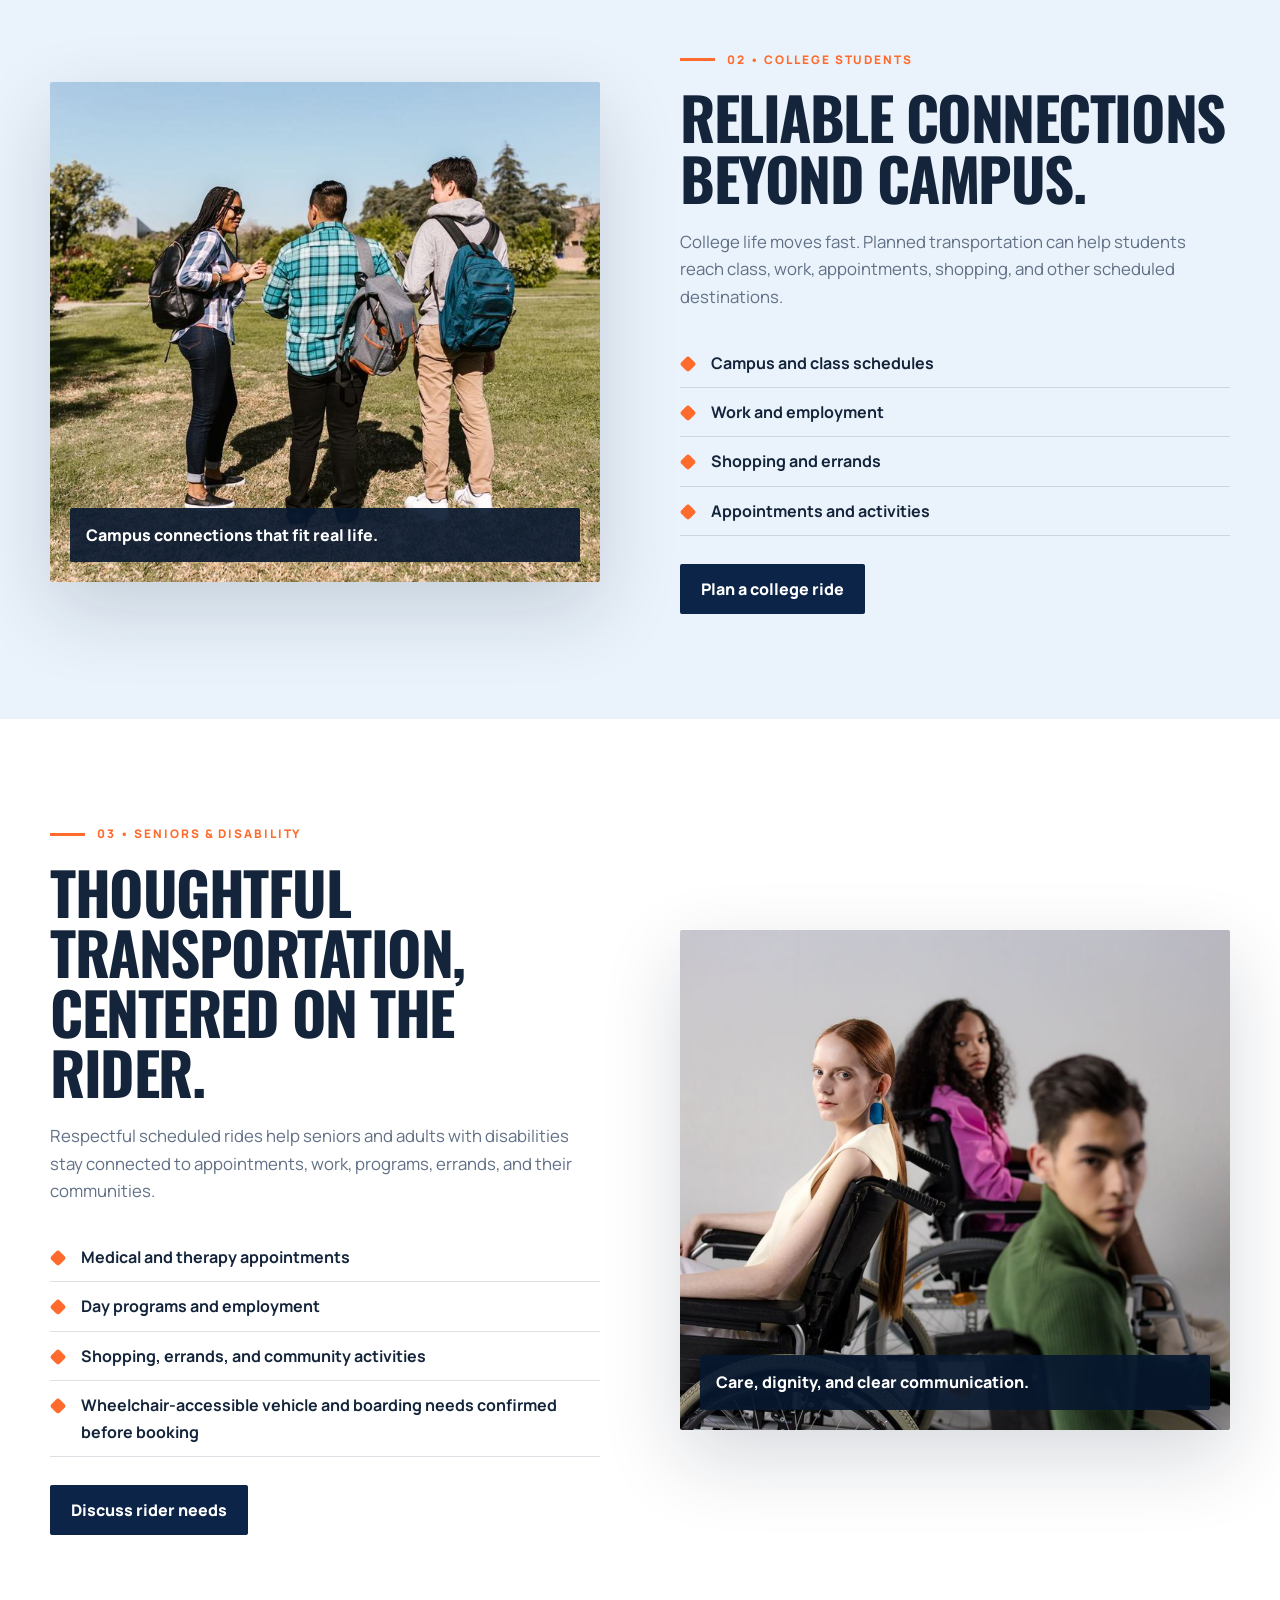
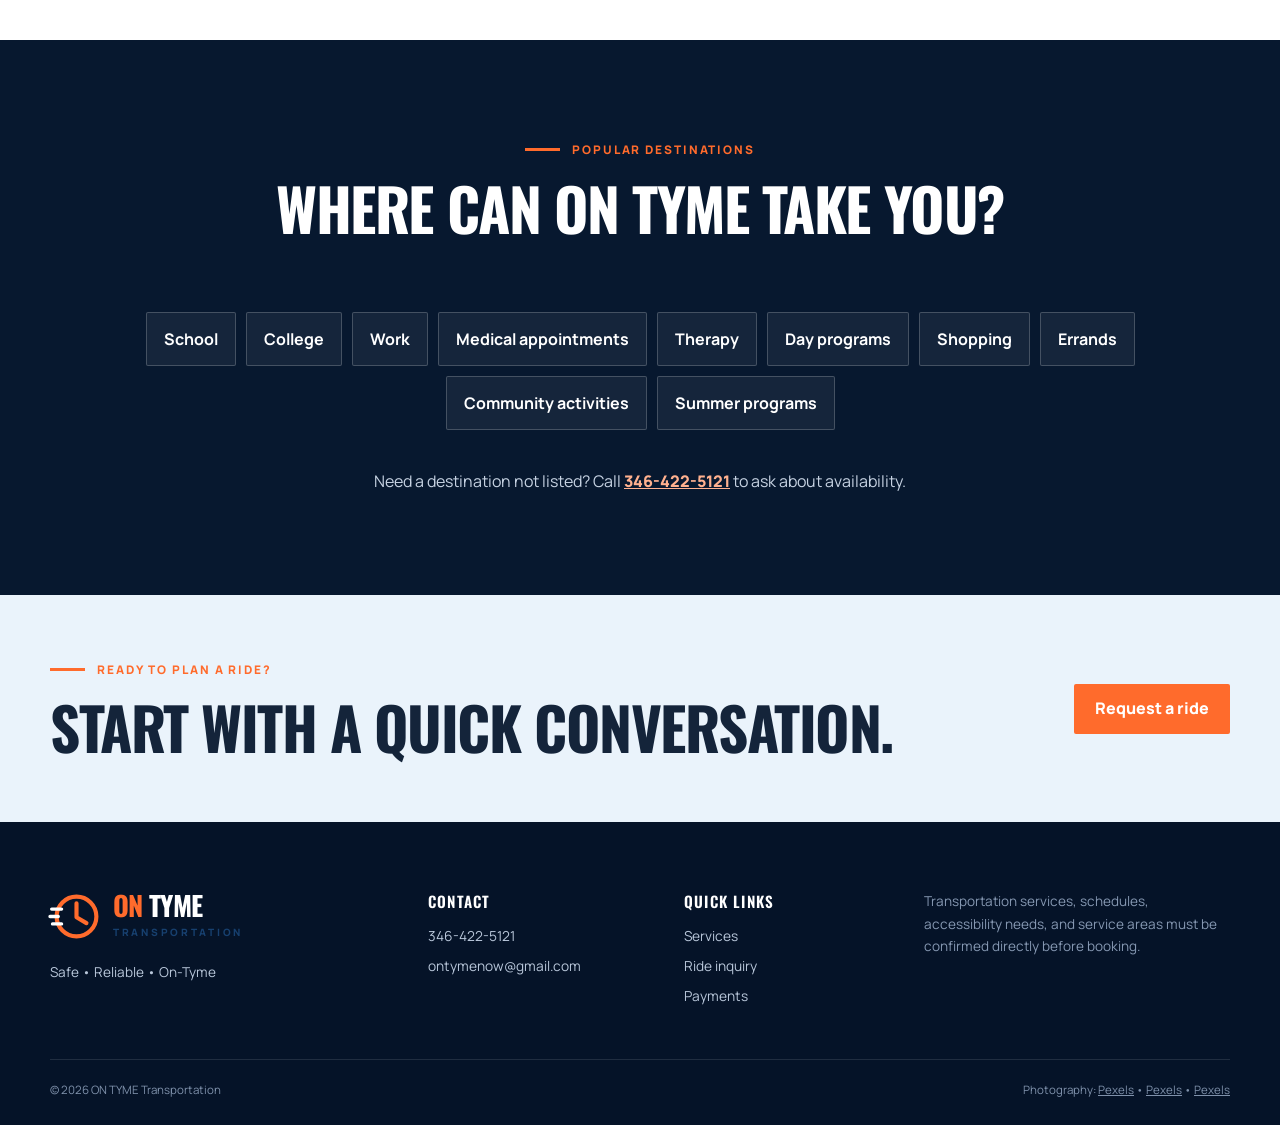
<file: services.html>
<!doctype html>
<html lang="en">
  <head>
    <meta charset="utf-8" />
    <meta name="viewport" content="width=device-width, initial-scale=1" />
    <meta name="description" content="Explore ON TYME school transportation and scheduled rides for college students, seniors, and adults with disabilities." />
    <meta name="theme-color" content="#0b2447" />
    <title>Services | ON TYME Transportation</title>
    <link rel="preconnect" href="https://fonts.googleapis.com" /><link rel="preconnect" href="https://fonts.gstatic.com" crossorigin /><link href="https://fonts.googleapis.com/css2?family=Manrope:wght@400;500;600;700;800&family=Oswald:wght@500;600;700&display=swap" rel="stylesheet" />
    <link rel="icon" type="image/svg+xml" href="data:image/svg+xml,%3Csvg xmlns='http://www.w3.org/2000/svg' viewBox='0 0 64 64'%3E%3Crect width='64' height='64' rx='15' fill='%230b2447'/%3E%3Ccircle cx='32' cy='32' r='19' fill='none' stroke='%23ff6b2c' stroke-width='5'/%3E%3Cpath d='M32 19v14l10 6' fill='none' stroke='white' stroke-width='5' stroke-linecap='round'/%3E%3C/svg%3E" />
    <link rel="stylesheet" href="assets/styles.css?v=20260922-1" /><script src="assets/site.js?v=20260922-1" defer></script>
  </head>
  <body>
    <a class="skip-link" href="#main">Skip to main content</a>
    <header class="site-header" data-header><div class="shell header-inner"><a class="brand" href="index.html" aria-label="ON TYME Transportation home"><span class="brand-clock" aria-hidden="true"><svg viewBox="0 0 64 64"><circle cx="32" cy="32" r="24"/><path d="M32 16v17l12 7"/><path class="speed-line" d="M2 23h12M0 32h10M3 41h11"/></svg></span><span class="brand-words"><strong><b>ON</b> TYME</strong><small>Transportation</small></span></a><button class="menu-button" type="button" aria-expanded="false" aria-controls="site-nav" data-menu-button><span></span><span></span><span></span><span class="sr-only">Open menu</span></button><nav id="site-nav" class="site-nav" aria-label="Primary" data-menu><a href="index.html">Home</a><a aria-current="page" href="services.html">Services</a><a href="contact.html">Contact</a><a href="payment.html">Payments</a><a class="nav-cta" href="index.html#ride-inquiry">Request a ride</a></nav></div></header>
    <main id="main">
      <section class="page-hero"><div class="spanish-notice" lang="es"><strong>Se habla español</strong><span>Contamos con personal bilingüe y atendemos con gusto a las personas que hablan español.</span></div><div class="road-lines" aria-hidden="true"></div><div class="shell page-hero-grid"><div class="reveal"><p class="eyebrow">School rides and everyday connections</p><h1>One service.<br /><em>Many destinations.</em></h1><p>From before-school pickups to college, work, appointments, errands, and community life.</p></div><div class="page-stat reveal" style="--delay:.1s"><strong>4</strong><span>rider groups,<br />one dependable approach</span></div></div></section>

      <nav class="service-jump shell" aria-label="Jump to a service"><a href="#school">Children</a><a href="#college">College</a><a href="#senior-disability">Seniors &amp; disability</a><a href="#all-services">Destinations</a></nav>

      <section class="service-band" id="school"><div class="shell split-service"><div class="service-content reveal"><p class="eyebrow eyebrow-orange">01 • Children &amp; school</p><h2>Support for busy family schedules.</h2><p>Scheduled rides for school-age children help families manage daily routines and keep young riders connected to the places that matter.</p><ul class="service-points"><li>Before and after school transportation</li><li>Summer programs and camps</li><li>Activities and scheduled destinations</li><li>Appointments arranged with a parent or guardian</li></ul><p class="school-discount-note"><strong>School employee and sibling discounts</strong><br />Available for qualifying bookings. Ask us about eligibility when planning a ride.</p><a class="button button-navy" href="contact.html#ride-inquiry">Ask about a child’s ride</a></div><figure class="service-photo reveal" style="--delay:.08s"><img src="assets/images/school-students.jpg?v=20260918-2" alt="A diverse group of school-age students walking together outdoors" width="1600" height="1067" /><span>School days. Summer days. ON-TYME.</span></figure></div></section>

      <section class="service-band alternate" id="college"><div class="shell split-service"><figure class="service-photo reveal"><img src="assets/images/college-students-diverse.jpg?v=20260918-5" alt="A diverse group of college students walking together with backpacks" width="1000" height="667" /><span>Campus connections that fit real life.</span></figure><div class="service-content reveal" style="--delay:.08s"><p class="eyebrow eyebrow-orange">02 • College students</p><h2>Reliable connections beyond campus.</h2><p>College life moves fast. Planned transportation can help students reach class, work, appointments, shopping, and other scheduled destinations.</p><ul class="service-points"><li>Campus and class schedules</li><li>Work and employment</li><li>Shopping and errands</li><li>Appointments and activities</li></ul><a class="button button-navy" href="contact.html#ride-inquiry">Plan a college ride</a></div></div></section>

      <section class="service-band" id="senior-disability"><div class="shell split-service"><div class="service-content reveal"><p class="eyebrow eyebrow-orange">03 • Seniors &amp; disability</p><h2>Thoughtful transportation, centered on the rider.</h2><p>Respectful scheduled rides help seniors and adults with disabilities stay connected to appointments, work, programs, errands, and their communities.</p><ul class="service-points"><li>Medical and therapy appointments</li><li>Day programs and employment</li><li>Shopping, errands, and community activities</li><li>Wheelchair-accessible vehicle and boarding needs confirmed before booking</li></ul><a class="button button-navy" href="contact.html#ride-inquiry">Discuss rider needs</a></div><figure class="service-photo reveal" style="--delay:.08s"><img src="assets/images/diverse-wheelchair-group.jpg?v=20260918-2" alt="Stock photo of a diverse group of adults who use wheelchairs sitting together" width="1125" height="750" /><span>Care, dignity, and clear communication.</span></figure></div></section>

      <section class="destination-section" id="all-services"><div class="shell"><div class="section-heading centered reveal"><p class="eyebrow eyebrow-orange">Popular destinations</p><h2>Where can ON TYME take you?</h2></div><div class="destination-grid"><span>School</span><span>College</span><span>Work</span><span>Medical appointments</span><span>Therapy</span><span>Day programs</span><span>Shopping</span><span>Errands</span><span>Community activities</span><span>Summer programs</span></div><p class="destination-note">Need a destination not listed? Call <a href="tel:+13464225121">346-422-5121</a> to ask about availability.</p></div></section>
      <section class="mini-cta"><div class="shell"><div><p class="eyebrow">Ready to plan a ride?</p><h2>Start with a quick conversation.</h2></div><a class="button button-orange" href="index.html#ride-inquiry">Request a ride</a></div></section>
    </main>
    <footer class="site-footer"><div class="shell footer-grid"><div><a class="brand brand-footer" href="index.html"><span class="brand-clock" aria-hidden="true"><svg viewBox="0 0 64 64"><circle cx="32" cy="32" r="24"/><path d="M32 16v17l12 7"/><path class="speed-line" d="M2 23h12M0 32h10M3 41h11"/></svg></span><span class="brand-words"><strong><b>ON</b> TYME</strong><small>Transportation</small></span></a><p>Safe • Reliable • On-Tyme</p></div><div><h3>Contact</h3><a href="tel:+13464225121">346-422-5121</a><a href="mailto:ontymenow@gmail.com">ontymenow@gmail.com</a></div><div><h3>Quick links</h3><a href="services.html">Services</a><a href="index.html#ride-inquiry">Ride inquiry</a><a href="payment.html">Payments</a></div><p class="footer-note">Transportation services, schedules, accessibility needs, and service areas must be confirmed directly before booking.</p></div><div class="shell footer-bottom"><span>© <span data-year></span> ON TYME Transportation</span><span>Photography: <a href="https://www.pexels.com/photo/people-carrying-backpacks-7683617/">Pexels</a> • <a href="https://www.pexels.com/photo/young-girls-bnd-boys-walking-together-8457625/">Pexels</a> • <a href="https://www.pexels.com/photo/people-sitting-on-wheelchairs-8543051/">Pexels</a></span></div></footer>
  </body>
</html>
</file>
<file: assets/styles.css>
:root{--navy:#0b2447;--navy-2:#07182f;--blue:#17406f;--orange:#ff6b2c;--orange-soft:#fff0e8;--sky:#eaf3fb;--ink:#14243a;--muted:#617086;--white:#fff;--line:rgba(11,36,71,.14);--shadow:0 28px 80px rgba(7,24,47,.16);--shell:min(1180px,calc(100% - 42px))}
*{box-sizing:border-box}html{scroll-behavior:smooth}body{margin:0;background:var(--white);color:var(--ink);font:400 1rem/1.65 "Manrope",sans-serif}img{display:block;max-width:100%}a{color:inherit}button,input,textarea,select{font:inherit}.shell{width:var(--shell);margin-inline:auto}.skip-link{position:fixed;z-index:1000;top:8px;left:8px;padding:10px 14px;background:white;color:var(--navy);transform:translateY(-150%)}.skip-link:focus{transform:none}.sr-only{position:absolute;width:1px;height:1px;padding:0;margin:-1px;overflow:hidden;clip:rect(0,0,0,0);white-space:nowrap;border:0}
.site-header{position:fixed;z-index:100;inset:0 0 auto;background:rgba(255,255,255,.94);backdrop-filter:blur(16px);border-bottom:1px solid transparent;transition:.25s}.site-header.scrolled{box-shadow:0 10px 35px rgba(7,24,47,.1);border-color:var(--line)}.header-inner{height:88px;display:flex;align-items:center;justify-content:space-between;gap:28px}.brand{display:inline-flex;align-items:center;gap:10px;text-decoration:none}.brand-clock{display:grid;place-items:center;width:53px;height:53px}.brand-clock svg{width:100%;height:100%;overflow:visible;fill:none;stroke:var(--orange);stroke-width:5;stroke-linecap:round;stroke-linejoin:round}.brand-clock .speed-line{stroke:var(--navy);stroke-width:4}.brand-words strong{display:block;font:700 1.7rem/.9 "Oswald",sans-serif;letter-spacing:-.025em;color:var(--navy)}.brand-words b{color:var(--orange)}.brand-words small{display:block;margin-top:6px;font-size:.63rem;font-weight:800;letter-spacing:.27em;text-transform:uppercase;color:var(--blue)}.site-nav{display:flex;align-items:center;gap:30px}.site-nav a{text-decoration:none;font-weight:700;font-size:.92rem}.site-nav a:not(.nav-cta):hover,.site-nav a[aria-current="page"]{color:var(--orange)}.site-nav .nav-cta{padding:11px 18px;border-radius:8px;background:var(--orange);color:var(--white)}.site-nav .nav-cta:hover{background:#e85318}.menu-button{display:none;border:0;background:none;padding:9px}.menu-button>span:not(.sr-only){display:block;width:25px;height:2px;margin:5px;background:var(--navy)}
.hero,.page-hero{position:relative;overflow:hidden;padding-top:88px;background:var(--navy-2);color:var(--white)}.road-lines{position:absolute;inset:0;background:radial-gradient(circle at 15% 24%,rgba(255,107,44,.18),transparent 28%),linear-gradient(110deg,transparent 0 66%,rgba(255,255,255,.035) 66% 67%,transparent 67% 73%,rgba(255,255,255,.035) 73% 74%,transparent 74%)}.hero-grid{position:relative;display:grid;grid-template-columns:.9fr 1.1fr;align-items:center;gap:72px;min-height:680px;padding-block:75px 92px}.eyebrow{display:flex;align-items:center;gap:12px;margin:0 0 18px;font-size:.74rem;font-weight:800;letter-spacing:.16em;text-transform:uppercase;color:#ffd8c8}.eyebrow::before{content:"";width:35px;height:3px;background:currentColor}.eyebrow-orange{color:var(--orange)}h1,h2,h3,p{margin-top:0}h1,h2{font-family:"Oswald",sans-serif;text-transform:uppercase;letter-spacing:-.025em}h1{margin-bottom:25px;font-size:clamp(3.6rem,7vw,6.7rem);line-height:.89}h1 em{font-style:normal;color:var(--orange)}h2{margin-bottom:20px;font-size:clamp(2.3rem,4.6vw,4rem);line-height:1.02}.hero-lead{max-width:590px;margin-bottom:30px;font-size:1.1rem;color:#d5dfed}.hero-actions{display:flex;flex-wrap:wrap;gap:13px}.button{display:inline-flex;align-items:center;justify-content:center;min-height:50px;padding:0 21px;border:0;border-radius:8px;text-decoration:none;font-weight:800;cursor:pointer;transition:transform .2s,background .2s}.button:hover{transform:translateY(-2px)}.button-orange{background:var(--orange);color:white}.button-orange:hover{background:#e85318}.button-outline{border:1px solid rgba(255,255,255,.34);color:white}.button-outline:hover{background:rgba(255,255,255,.08)}.button-white{background:white;color:var(--navy)}.button-navy{background:var(--navy);color:white}.button-navy:hover{background:var(--blue)}.trust-row{display:flex;align-items:center;gap:13px;margin-top:27px;font-weight:800;text-transform:uppercase;letter-spacing:.08em;font-size:.77rem;color:#b9c8dc}.trust-row i{width:5px;height:5px;border-radius:50%;background:var(--orange)}.hero-visual{position:relative}.hero-photo{margin:0;border-radius:18px 130px 18px 18px;overflow:hidden;border:5px solid rgba(255,255,255,.1);box-shadow:0 35px 90px rgba(0,0,0,.32)}.hero-photo img{width:100%;height:515px;object-fit:cover}.route-card{position:absolute;left:-42px;bottom:32px;max-width:290px;display:flex;align-items:center;gap:13px;padding:16px 18px;border-radius:12px;background:white;color:var(--navy);box-shadow:var(--shadow)}.route-icon{display:grid;place-items:center;flex:0 0 39px;height:39px;border:7px solid var(--orange);border-radius:50%;color:var(--navy);font-size:.55rem}.route-card small{display:block;color:var(--orange);font-weight:800;letter-spacing:.1em}.route-card strong{display:block;line-height:1.25}.hero-ticker{position:relative;overflow:hidden;background:var(--orange);color:white;font:600 1.05rem/1 "Oswald",sans-serif;text-transform:uppercase;letter-spacing:.08em}.hero-ticker div{width:max-content;padding:20px 0;animation:ticker 28s linear infinite}
.section{padding:100px 0}.intro-section{background:white}.intro-grid{display:grid;grid-template-columns:1.1fr .9fr;gap:95px;align-items:center}.intro-copy{font-size:1.2rem;color:var(--muted)}.text-link{display:inline-block;margin-top:8px;color:var(--navy);font-weight:800;text-decoration:none}.text-link span{color:var(--orange)}.section-heading>p:not(.eyebrow){max-width:640px;color:var(--muted)}.centered{text-align:center;display:grid;justify-items:center;margin-bottom:54px}.riders-section{background:var(--sky)}.rider-grid{display:grid;grid-template-columns:repeat(4,1fr);gap:16px}.rider-card{position:relative;min-height:310px;padding:28px 25px;border:1px solid var(--line);border-radius:18px;background:white;text-decoration:none;box-shadow:0 16px 45px rgba(11,36,71,.07);transition:.25s}.rider-card:hover{transform:translateY(-6px);box-shadow:var(--shadow)}.rider-card .number{position:absolute;right:20px;top:17px;color:#b5c1d0;font:600 1rem "Oswald",sans-serif}.rider-icon{display:grid;place-items:center;width:50px;height:50px;border-radius:12px;background:var(--orange-soft);color:var(--orange);font-size:1.35rem}.rider-card h3{margin:34px 0 10px;font:600 1.45rem/1.1 "Oswald",sans-serif;text-transform:uppercase}.rider-card p{color:var(--muted);font-size:.9rem}.rider-card strong{position:absolute;left:25px;bottom:24px;color:var(--orange);font-size:.82rem}.rider-card.dark{background:var(--navy);color:white}.rider-card.dark p{color:#cbd6e6}.rider-card.dark .number{color:#6e829e}.feature-section{background:var(--navy-2);color:white}.feature-grid{display:grid;grid-template-columns:1.05fr .85fr;gap:75px;align-items:center}.feature-photo{position:relative;margin:0;border-radius:16px 110px 16px 16px;overflow:hidden}.feature-photo img{width:100%;height:520px;object-fit:cover}.feature-photo figcaption{position:absolute;left:22px;bottom:22px;padding:12px 15px;background:var(--orange);font-weight:800;text-transform:uppercase;letter-spacing:.07em}.feature-copy>p{color:#c9d5e4}.check-list{list-style:none;padding:0;margin:30px 0}.check-list li{position:relative;margin:14px 0;padding-left:33px}.check-list li::before{content:"✓";position:absolute;left:0;top:0;display:grid;place-items:center;width:22px;height:22px;border-radius:6px;background:var(--orange);color:white;font-weight:900}.cta-section{padding:85px 0;background:white}.cta-card{display:grid;grid-template-columns:1.2fr .8fr;gap:55px;align-items:center;padding:56px;border-radius:20px;background:var(--orange);color:white;box-shadow:var(--shadow)}.cta-card h2{margin-bottom:12px}.cta-card p:not(.eyebrow){margin-bottom:0}.cta-card .eyebrow{color:white}.cta-actions{display:grid;gap:14px;justify-items:start}.cta-actions>a:not(.button){color:white;font-weight:800}
.page-hero{padding-block:165px 90px}.page-hero-grid{position:relative;display:grid;grid-template-columns:1.2fr .8fr;gap:70px;align-items:end}.page-hero h1{font-size:clamp(3.5rem,7vw,6rem)}.page-hero p:not(.eyebrow){max-width:650px;color:#d1dcea;font-size:1.08rem}.page-stat{justify-self:end;display:flex;align-items:center;gap:16px;padding:25px;border:1px solid rgba(255,255,255,.16);border-radius:16px}.page-stat strong{color:var(--orange);font:700 5rem/.8 "Oswald",sans-serif}.page-stat span{font-weight:700;line-height:1.35}.service-jump{position:sticky;z-index:40;top:88px;display:flex;justify-content:center;gap:8px;padding:12px;margin-top:-25px;border-radius:14px;background:white;box-shadow:0 16px 45px rgba(7,24,47,.13)}.service-jump a{padding:10px 15px;border-radius:8px;text-decoration:none;font-weight:800;font-size:.82rem}.service-jump a:hover{background:var(--orange-soft);color:var(--orange)}.service-band{padding:105px 0;background:white;scroll-margin-top:155px}.service-band.alternate{background:var(--sky)}.split-service{display:grid;grid-template-columns:1fr 1fr;gap:80px;align-items:center}.service-content>p:not(.eyebrow){color:var(--muted);font-size:1.05rem}.service-points{padding:0;list-style:none;margin:28px 0}.service-points li{position:relative;padding:11px 0 11px 31px;border-bottom:1px solid var(--line);font-weight:700}.service-points li::before{content:"";position:absolute;left:2px;top:19px;width:12px;height:12px;border-radius:3px;background:var(--orange);transform:rotate(45deg)}.service-photo{position:relative;margin:0;border-radius:18px 100px 18px 18px;overflow:hidden;box-shadow:var(--shadow)}.alternate .service-photo{border-radius:100px 18px 18px 18px}.service-photo img{width:100%;height:500px;object-fit:cover}.service-photo span{position:absolute;left:20px;right:20px;bottom:20px;padding:14px 16px;border-radius:8px;background:rgba(7,24,47,.9);color:white;font-weight:800}.destination-section{padding:100px 0;background:var(--navy-2);color:white;scroll-margin-top:150px}.destination-grid{display:flex;flex-wrap:wrap;justify-content:center;gap:10px}.destination-grid span{padding:13px 17px;border:1px solid rgba(255,255,255,.2);border-radius:999px;background:rgba(255,255,255,.06);font-weight:700}.destination-note{text-align:center;margin:38px 0 0;color:#c6d2e2}.destination-note a{color:#ffb18f;font-weight:800}.mini-cta{padding:65px 0;background:var(--sky)}.mini-cta>.shell{display:flex;align-items:center;justify-content:space-between;gap:35px}.mini-cta h2{margin-bottom:0}.mini-cta .eyebrow{color:var(--orange)}
.contact-hero .page-hero-grid{align-items:center}.contact-direct{display:grid;gap:12px}.contact-direct a{display:block;padding:17px 20px;border:1px solid rgba(255,255,255,.18);border-radius:12px;background:rgba(255,255,255,.06);text-decoration:none}.contact-direct a:hover{background:rgba(255,255,255,.11)}.contact-direct small{display:block;color:#ffaf8d;text-transform:uppercase;font-weight:800;letter-spacing:.12em}.contact-direct strong{font-size:1.08rem}.inquiry-section{background:var(--sky);scroll-margin-top:80px}.inquiry-grid{display:grid;grid-template-columns:.75fr 1.25fr;gap:80px;align-items:start}.form-intro{position:sticky;top:125px}.form-intro>p:not(.eyebrow){color:var(--muted)}.info-callout{margin-top:35px;padding:21px;border-left:4px solid var(--orange);background:white}.info-callout p{margin:6px 0 0;color:var(--muted);font-size:.9rem}.ride-form{display:grid;gap:17px;padding:36px;border-radius:18px;background:white;box-shadow:var(--shadow)}.field-row{display:grid;grid-template-columns:1fr 1fr;gap:16px}.ride-form label{display:grid;gap:7px;font-weight:800;font-size:.86rem}.ride-form input,.ride-form textarea,.ride-form select{width:100%;padding:13px 14px;border:1px solid #c9d4e2;border-radius:8px;background:#fbfdff;color:var(--ink)}.ride-form input:focus,.ride-form textarea:focus,.ride-form select:focus{outline:3px solid rgba(255,107,44,.2);border-color:var(--orange)}.ride-form textarea{resize:vertical}.ride-form .button{justify-self:start}.form-status{min-height:1.4em;margin:0;color:var(--muted);font-size:.83rem}.payment-section{padding:100px 0;background:white;scroll-margin-top:80px}.payment-grid{display:grid;grid-template-columns:1fr 1fr;gap:70px;align-items:center}.payment-card{padding:45px;border-radius:18px;background:var(--orange-soft)}.lock{display:grid;place-items:center;width:52px;height:52px;margin-bottom:28px;border-radius:12px;background:var(--orange);color:white}.payment-card>p:not(.eyebrow){color:var(--muted)}.payment-photo{position:relative;margin:0;border-radius:100px 18px 18px 18px;overflow:hidden}.payment-photo img{height:480px;width:100%;object-fit:cover}.payment-photo figcaption{position:absolute;right:18px;bottom:18px;padding:12px 15px;border-radius:8px;background:var(--navy);color:white;font-weight:800}.contact-strip{padding:28px 0;background:var(--orange);color:white}.contact-strip>.shell{display:flex;align-items:center;gap:35px}.contact-strip div{margin-right:auto}.contact-strip small{display:block;text-transform:uppercase;font-weight:800;letter-spacing:.1em}.contact-strip strong{font:600 1.6rem "Oswald",sans-serif;text-transform:uppercase}.contact-strip a{font-weight:800}
.site-footer{padding:68px 0 26px;background:#051328;color:#b9c7da}.footer-grid{display:grid;grid-template-columns:1.1fr .7fr .65fr 1fr;gap:42px;align-items:start}.brand-footer{margin-bottom:18px}.brand-footer .brand-words strong{color:white}.brand-footer .brand-clock .speed-line{stroke:white}.footer-grid h3{margin:0 0 13px;color:white;font:600 .95rem "Oswald",sans-serif;text-transform:uppercase;letter-spacing:.08em}.footer-grid>div>a:not(.brand){display:block;margin:7px 0;text-decoration:none;font-size:.86rem}.footer-grid p{font-size:.85rem}.footer-note{color:#8698b2}.footer-bottom{display:flex;justify-content:space-between;gap:20px;margin-top:45px;padding-top:20px;border-top:1px solid rgba(255,255,255,.11);font-size:.72rem;color:#7f91ab}.footer-bottom a{color:inherit}.reveal{opacity:0;transform:translateY(25px);transition:opacity .7s ease var(--delay,0s),transform .7s ease var(--delay,0s)}.reveal.is-visible{opacity:1;transform:none}
@keyframes ticker{to{transform:translateX(-50%)}}@media (max-width:1000px){.hero-grid,.intro-grid,.feature-grid,.cta-card,.split-service,.inquiry-grid,.payment-grid{grid-template-columns:1fr}.hero-copy{padding-top:25px}.hero-visual{max-width:760px}.rider-grid{grid-template-columns:1fr 1fr}.page-hero-grid{grid-template-columns:1fr}.page-stat{justify-self:start}.form-intro{position:static}.footer-grid{grid-template-columns:1fr 1fr}.footer-note{grid-column:1/-1}}
@media (max-width:760px){:root{--shell:min(100% - 28px,1180px)}.header-inner{height:74px}.brand-clock{width:45px;height:45px}.brand-words strong{font-size:1.45rem}.menu-button{display:block}.site-nav{position:absolute;left:0;right:0;top:74px;display:none;flex-direction:column;align-items:stretch;gap:0;padding:14px;background:white;border-bottom:1px solid var(--line);box-shadow:0 20px 35px rgba(7,24,47,.13)}.site-nav.open{display:flex}.site-nav a{padding:14px 12px}.site-nav .nav-cta{text-align:center;margin-top:5px}.hero{padding-top:74px}.hero-grid{min-height:auto;padding-block:58px}.hero-photo{border-radius:15px 80px 15px 15px}.hero-photo img{height:390px}.route-card{left:10px;right:10px;bottom:14px;max-width:none}.section{padding:72px 0}.rider-grid{grid-template-columns:1fr}.feature-photo img{height:410px}.cta-card{padding:34px 24px}.page-hero{padding-block:130px 70px}.page-stat{display:none}.service-jump{top:74px;justify-content:flex-start;overflow-x:auto}.service-jump a{white-space:nowrap}.service-band{padding:75px 0}.split-service{gap:42px}.alternate .service-photo{order:2}.service-photo img{height:390px}.mini-cta>.shell,.contact-strip>.shell{align-items:flex-start;flex-direction:column}.field-row{grid-template-columns:1fr}.ride-form{padding:25px 20px}.payment-card{padding:32px 24px}.payment-photo img{height:380px}.footer-grid{grid-template-columns:1fr}.footer-note{grid-column:auto}.footer-bottom{flex-direction:column}.contact-strip div{margin-right:0}}

/* Sharp-edge visual refresh */
.site-nav .nav-cta,.button,.hero-photo,.route-card,.rider-card,.rider-icon,.feature-photo,.feature-photo figcaption,.check-list li::before,.cta-card,.page-stat,.service-jump,.service-jump a,.service-photo,.service-photo span,.destination-grid span,.contact-direct a,.ride-form,.ride-form input,.ride-form textarea,.ride-form select,.payment-card,.lock,.payment-photo,.payment-photo figcaption{border-radius:2px}
.alternate .service-photo{border-radius:2px}
@media (max-width:760px){.hero-photo,.service-photo,.alternate .service-photo,.payment-photo{border-radius:2px}}

/* Dedicated payment pages */
.payment-page-hero .page-hero-grid{align-items:center}
.payment-hero-note{display:grid;grid-template-columns:42px 1fr;gap:15px 18px;align-items:center;justify-self:end;min-width:300px;padding:29px;border:1px solid rgba(255,255,255,.22);background:rgba(255,255,255,.06)}
.payment-hero-note span{display:grid;place-items:center;width:42px;height:42px;background:var(--orange);font:700 1rem "Oswald",sans-serif}
.payment-hero-note strong{font-size:1rem}
.pay-methods{background:var(--sky)}
.pay-grid{display:grid;grid-template-columns:repeat(2,minmax(0,1fr));gap:22px}
.pay-method{display:flex;flex-direction:column;align-items:flex-start;min-height:420px;padding:40px;background:white;border:1px solid var(--line);box-shadow:0 16px 42px rgba(7,24,47,.07)}
.pay-method-number{margin-bottom:25px;color:var(--orange);font-size:.76rem;font-weight:800;letter-spacing:.13em}
.pay-method h3{margin-bottom:14px;font:600 2rem/1.1 "Oswald",sans-serif;text-transform:uppercase;color:var(--navy)}
.pay-method>p{max-width:38ch;color:var(--muted)}
.pay-detail{width:100%;margin:auto 0 22px;padding:17px 0;border-top:1px solid var(--line);border-bottom:1px solid var(--line)}
.pay-detail small{display:block;color:var(--muted);font-weight:800;text-transform:uppercase;letter-spacing:.1em}
.pay-detail strong{display:block;margin-top:4px;color:var(--navy);font-size:clamp(1.15rem,2vw,1.5rem);overflow-wrap:anywhere}
.copy-status{min-height:1.2em;margin:10px 0 0!important;font-size:.82rem}
.pay-safety{margin-top:25px;padding:25px 30px;border-left:5px solid var(--orange);background:white}
.pay-safety strong{display:block;margin-bottom:6px;font:600 1.3rem "Oswald",sans-serif;text-transform:uppercase;color:var(--navy)}
.pay-safety p{margin:0;color:var(--muted)}
.pay-safety a{color:var(--navy);font-weight:800}
@media (max-width:1000px){.payment-hero-note{justify-self:start}.pay-grid{grid-template-columns:1fr}}
@media (max-width:760px){.payment-hero-note{width:100%;min-width:0}.pay-method{min-height:0;padding:28px 22px}.pay-detail{margin-top:12px}.pay-safety{padding:22px}}
@media (prefers-reduced-motion:reduce){html{scroll-behavior:auto}.hero-ticker div{animation:none}.reveal{opacity:1;transform:none;transition:none}.button,.rider-card{transition:none}}

/* Team reassurance, based on the owner's stated screening and training practices. */
.feature-copy .team-assurance{margin:26px 0 0;padding:18px 22px;border-left:4px solid var(--orange);background:rgba(255,255,255,.08);color:#e8eef7;line-height:1.6}
.team-assurance strong{color:#fff}

/* Customer feedback */
.reviews-section{background:#f7f9fc}
.review-grid{display:grid;grid-template-columns:repeat(3,minmax(0,1fr));gap:18px}
.review-card{display:flex;flex-direction:column;min-width:0;margin:0;padding:30px;border-top:4px solid var(--orange);background:#fff;box-shadow:0 14px 40px rgba(11,36,71,.08)}
.review-mark{height:48px;color:var(--orange);font:700 5rem/.85 Georgia,serif}
.review-card h3{margin:14px 0 18px;color:var(--navy);font:600 1.45rem/1.15 "Oswald",sans-serif;text-transform:uppercase}
.review-card blockquote{margin:0 0 24px;color:var(--ink);line-height:1.7}
.review-card blockquote p{margin:0}
.review-card figcaption{margin-top:auto;padding-top:16px;border-top:1px solid var(--line);color:var(--muted);font-size:.82rem;font-weight:800;text-transform:uppercase;letter-spacing:.08em}
@media (max-width:1000px){.review-grid{grid-template-columns:1fr 1fr}}
@media (max-width:760px){.review-grid{grid-template-columns:1fr}.review-card{padding:25px}}

/* Prominent Spanish-language service notice */
.spanish-notice{position:absolute;z-index:5;top:88px;left:0;width:100%;display:flex;align-items:center;justify-content:center;gap:18px;margin:0;padding:11px 20px;background:var(--orange);color:var(--navy);text-align:center;box-shadow:0 8px 25px rgba(0,0,0,.12)}
.spanish-notice strong{flex:0 0 auto;font-size:.88rem;font-weight:800;letter-spacing:.08em;text-transform:uppercase}
.spanish-notice span{font-size:.94rem;font-weight:700;line-height:1.4}
@media (max-width:760px){.spanish-notice{top:74px;flex-direction:column;gap:2px;padding:9px 14px}.hero .hero-grid{padding-top:112px}.page-hero{padding-top:190px}}
.header-inner{gap:14px}.site-nav{margin-left:auto;gap:18px}
.language-switch{position:fixed;z-index:150;right:20px;bottom:20px;display:inline-flex;align-items:center;justify-content:center;gap:8px;min-height:50px;padding:10px 17px;border:2px solid var(--navy);border-radius:2px;background:var(--orange);color:var(--navy);box-shadow:0 8px 28px rgba(7,24,47,.3);font:800 .94rem/1 Manrope,sans-serif;cursor:pointer;white-space:nowrap;transition:transform .2s ease,box-shadow .2s ease}
.language-switch:hover{transform:translateY(-2px);box-shadow:0 12px 30px rgba(7,24,47,.35)}.language-switch:focus-visible{outline:3px solid var(--navy);outline-offset:3px}.language-icon{font-size:1.15rem;line-height:1}
@media (max-width:760px){.header-inner{gap:8px}.site-nav{margin-left:0}.language-switch{right:14px;bottom:calc(14px + env(safe-area-inset-bottom));min-height:48px;padding:10px 14px}}
@media (min-width:761px) and (max-width:880px){.menu-button{display:block}.site-nav{position:absolute;top:88px;left:0;right:0;display:none;flex-direction:column;align-items:stretch;gap:0;margin-left:0;padding:14px;background:white;border-bottom:1px solid var(--line);box-shadow:0 20px 35px rgba(7,24,47,.13)}.site-nav.open{display:flex}.site-nav a{padding:14px 12px}.site-nav .nav-cta{text-align:center;margin-top:5px}}

/* School offer: visible on the home page and qualified on the service page. */
.school-discount-banner{display:flex;align-items:center;justify-content:center;flex-wrap:wrap;gap:8px 20px;padding:18px 24px;background:var(--navy);color:white;text-align:center;text-decoration:none}
.school-discount-banner span:first-child{color:var(--orange);font-size:.75rem;font-weight:800;letter-spacing:.14em;text-transform:uppercase}
.school-discount-banner strong{font-size:clamp(1rem,2vw,1.28rem);line-height:1.35}
.school-discount-banner span:last-child{color:#ffc1a6;font-size:.86rem;font-weight:800;white-space:nowrap}
.school-discount-banner:hover,.school-discount-banner:focus-visible{background:var(--blue)}
.school-discount-note{margin:0 0 25px;padding:17px 20px;border-left:4px solid var(--orange);background:var(--orange-soft);color:var(--ink)!important;font-size:.94rem!important;line-height:1.5}
.school-discount-note strong{color:var(--navy)}
</file>
